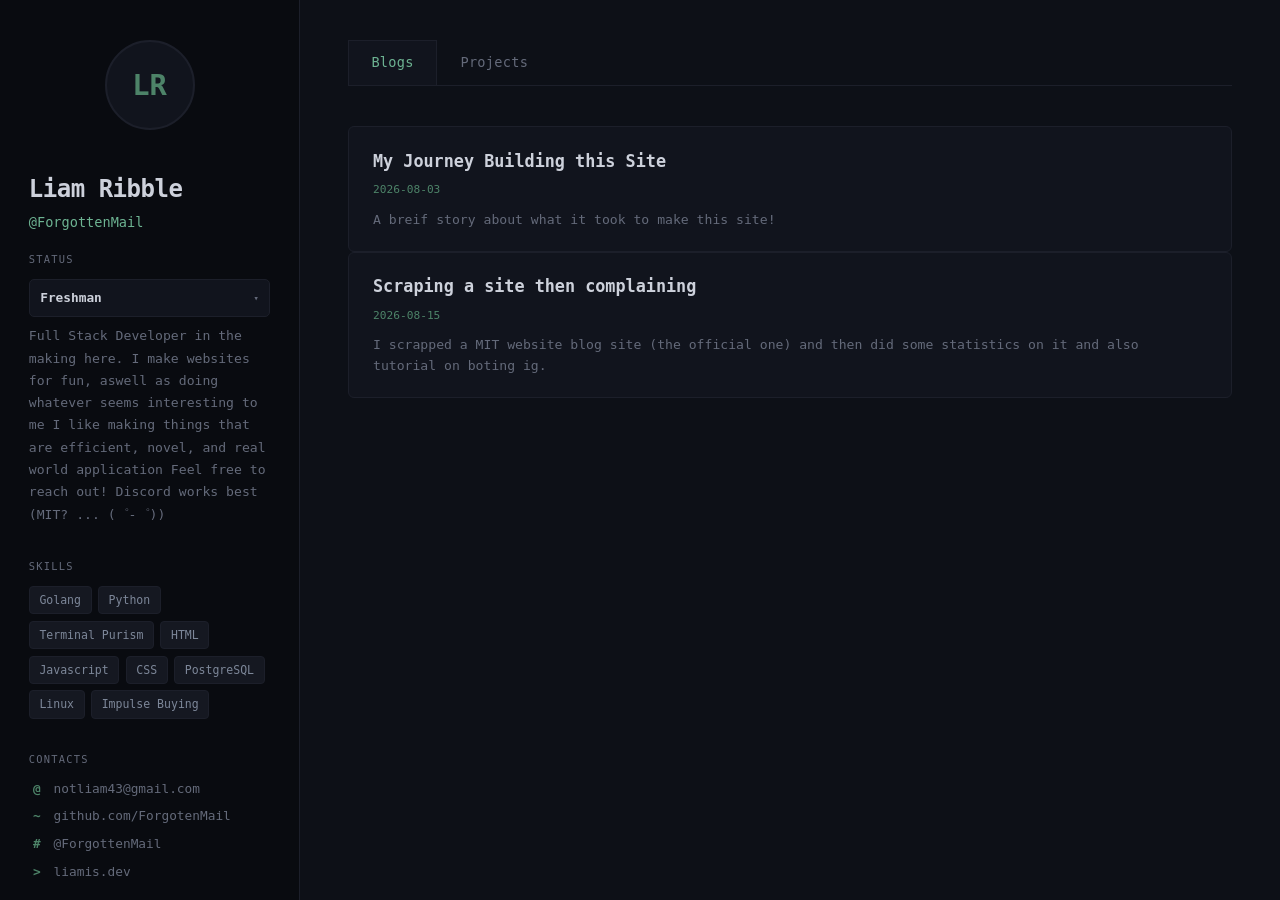
<file: liamis.dev/index.html>
<!DOCTYPE html>
<html lang="en">
<head>
    <meta charset="UTF-8">
    <meta name="viewport" content="width=device-width, initial-scale=1.0">
    <title>liam / liamis</title>
    <link rel="stylesheet" href="css/style.css">
    <style>
        a {
            text-decoration: none;
        }
    </style>
</head>
<body>

    <!-- ── Sidebar ── -->
    <aside class="sidebar">

        <!-- Profile Picture -->
        <div class="avatar-wrap">
            <div class="avatar">
                <span>LR</span>
            </div>
        </div>

        <div class="sidebar-section">
            <div class="name">Liam Ribble</div>
            <div class="handle">@ForgottenMail</div>
        
            <div class="sidebar-section">
                <span class="sidebar-label">Status</span>
                <div class="status-dropdown">
                    <div class="status-dropdown-header">
                        <span class="status-dropdown-title">Freshman</span>
                        <span class="status-dropdown-chevron">&#9662;</span>
                    </div>
                    <div class="status-dropdown-body">
                        <div class="status-line">"<REDACTED>" Highschool</div>
                        <div class="status-line status-year">2026-2030</div>
                    </div>
                </div>
            </div>

            <p class="bio">
                Full Stack Developer in the making here. 
                I make websites for fun, aswell as doing whatever seems interesting to me
                I like making things that are efficient, novel, and real world application
                Feel free to reach out! Discord works best (MIT? ... (゜-゜))
            </p>
        </div>

        <!-- Education / Status -->

        <div class="sidebar-section">
            <span class="sidebar-label">Skills</span>
            <div class="skill-tags">
                <span class="skill-tag">Golang</span>
                <span class="skill-tag">Python</span>
                <span class="skill-tag">Terminal Purism</span>
                <span class="skill-tag">HTML</span>
                <span class="skill-tag">Javascript</span>
                <span class="skill-tag">CSS</span>
                <span class="skill-tag">PostgreSQL</span>
                <span class="skill-tag">Linux</span>
                <span class="skill-tag">Impulse Buying</span>
            </div>
        </div>

        <div class="sidebar-section">
            <span class="sidebar-label">Contacts</span>
            <div class="contact-list">
                <a href="mailto:notliam43@gmail.com" class="contact-item">
                    <span class="contact-icon">@</span> notliam43@gmail.com
                </a>
                <a href="https://github.com/ForgottenMail" class="contact-item">
                    <span class="contact-icon">~</span> github.com/ForgotenMail
                </a>
                <a href="https://discord.com/users/989271986901508126" class="contact-item">
                    <span class="contact-icon">#</span> @ForgottenMail
                </a>
                <a href="https://liamis.dev" class="contact-item">
                    <span class="contact-icon">&gt;</span> liamis.dev
                </a>
            </div>
        </div>
    </aside>

    <!-- ── Main Content ── -->
    <main class="main">
        <nav class="tabs">
            <a href="./" class="tab active">Blogs</a>
            <a href="projects/" class="tab">Projects</a>
        </nav>
        <div class="blog-grid">
            <a href="blogs/building-the-site/building-the-site.html" class="blog-card blog-card-link">
                <div class="blog-title">My Journey Building this Site</div>
                <div class="blog-date">2026-08-03</div>
                <p class="blog-desc">A breif story about what it took to make this site!</p>
            </a>

        </div>
      
        <div class="blog-grid">
            <a href="blogs/MitWebscraper/MitWebscraper.html" class="blog-card blog-card-link">
                <div class="blog-title">Scraping a site then complaining</div>
                <div class="blog-date">2026-08-15</div>
                <p class="blog-desc">I scrapped a MIT website blog site (the official one) and then did some statistics on it and also tutorial on boting ig.</p>
            </a>

        </div>
    </main>

    <script src="js/main.js"></script>

</body>
</html>
</file>
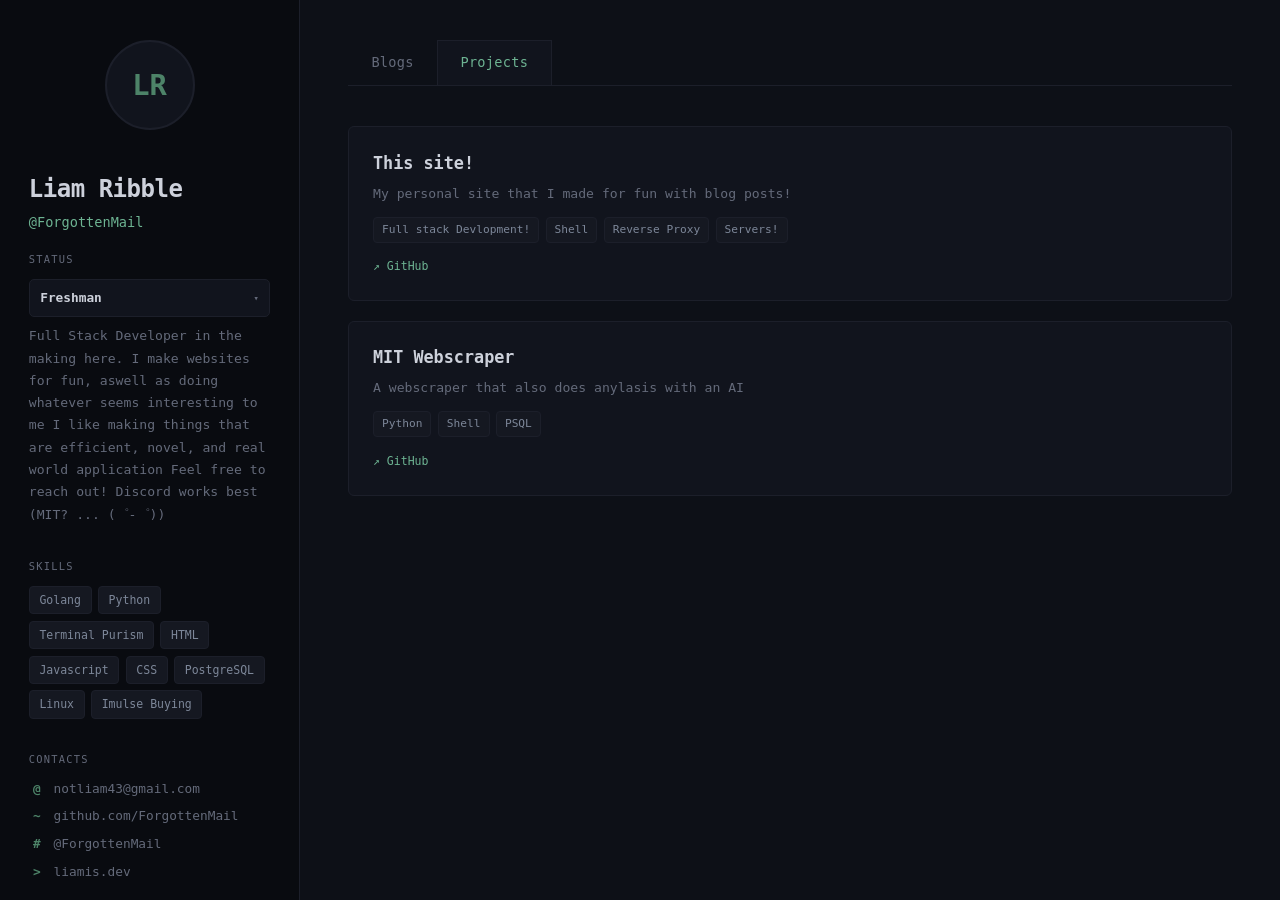
<file: liamis.dev/projects/index.html>
<!DOCTYPE html>
<html lang="en">
<head>
    <meta charset="UTF-8">
    <meta name="viewport" content="width=device-width, initial-scale=1.0">
    <title>Projects — liam / liamis</title>
    <link rel="stylesheet" href="../css/style.css">
    <style>
        a {
            text-decoration: none;
        }
    </style>
</head>
<body>

    <!-- ── Sidebar ── -->
    <aside class="sidebar">

        <div class="avatar-wrap">
            <div class="avatar">
                <span>LR</span>
            </div>
        </div>

        <div class="sidebar-section">
            <div class="name">Liam Ribble</div>
            <div class="handle">@ForgottenMail</div>
        
            <div class="sidebar-section">
                <span class="sidebar-label">Status</span>
                <div class="status-dropdown">
                    <div class="status-dropdown-header">
                        <span class="status-dropdown-title">Freshman</span>
                        <span class="status-dropdown-chevron">&#9662;</span>
                    </div>
                    <div class="status-dropdown-body">
                        <div class="status-line">"<REDACTED>" Highschool</div>
                        <div class="status-line status-year">2026-2030</div>
                    </div>
                </div>
            </div>

            <p class="bio">
                Full Stack Developer in the making here. 
                I make websites for fun, aswell as doing whatever seems interesting to me
                I like making things that are efficient, novel, and real world application
                Feel free to reach out! Discord works best (MIT? ... (゜-゜))
            </p>
        </div>

        <div class="sidebar-section">
            <span class="sidebar-label">Skills</span>
            <div class="skill-tags">
                <span class="skill-tag">Golang</span>
                <span class="skill-tag">Python</span>
                <span class="skill-tag">Terminal Purism</span>
                <span class="skill-tag">HTML</span>
                <span class="skill-tag">Javascript</span>
                <span class="skill-tag">CSS</span>
                <span class="skill-tag">PostgreSQL</span>
                <span class="skill-tag">Linux</span>
                <span class="skill-tag">Imulse Buying</span>
            </div>
        </div>

        <div class="sidebar-section">
            <span class="sidebar-label">Contacts</span>
            <div class="contact-list">
                <a href="mailto:notliam43@gmail.com" class="contact-item">
                    <span class="contact-icon">@</span> notliam43@gmail.com
                </a>
                <a href="https://github.com/ForgottenMail" class="contact-item">
                    <span class="contact-icon">~</span> github.com/ForgottenMail
                </a>
                <a href="https://discord.com/users/989271986901508126" class="contact-item">
                    <span class="contact-icon">#</span> @ForgottenMail
                </a>
                <a href="https://liamis.dev" class="contact-item">
                    <span class="contact-icon">&gt;</span> liamis.dev
                </a>
            </div>
        </div>
    </aside>

    <!-- ── Main Content ── -->
    <main class="main">
        <nav class="tabs">
            <a href="../" class="tab">Blogs</a>
            <a href="./" class="tab active">Projects</a>
        </nav>

        <div class="project-grid">

            <div class="project-card">
                <div class="project-title">This site!</div>
                <p class="project-desc">My personal site that I made for fun with blog posts!</p>
                <div class="project-langs">
                    <span class="lang-tag">Full stack Devlopment!</span>
                    <span class="lang-tag">Shell</span>
                    <span class="lang-tag">Reverse Proxy</span>
                    <span class="lang-tag">Servers!</span>
                </div>
                <a href="https://github.com/ForgotenMail/Websites" class="project-link" target="_blank">&#8599; GitHub</a>
            </div>

            <div class="project-card">
                <div class="project-title">MIT Webscraper</div>
                <p class="project-desc">A webscraper that also does anylasis with an AI</p>
                <div class="project-langs">
                    <span class="lang-tag">Python</span>
                    <span class="lang-tag">Shell</span>
                    <span class="lang-tag">PSQL</span>
                </div>
                <a href="https://github.com/ForgotenMail/MitWebscraper" class="project-link" target="_blank">&#8599; GitHub</a>
            </div>

        </div>
    </main>

    <script>
    document.addEventListener('DOMContentLoaded', () => {
        const statusDropdown = document.querySelector('.status-dropdown');
        if (statusDropdown) {
            statusDropdown.addEventListener('click', () => {
                statusDropdown.classList.toggle('open');
            });
        }
    });
    </script>

</body>
</html>
</file>
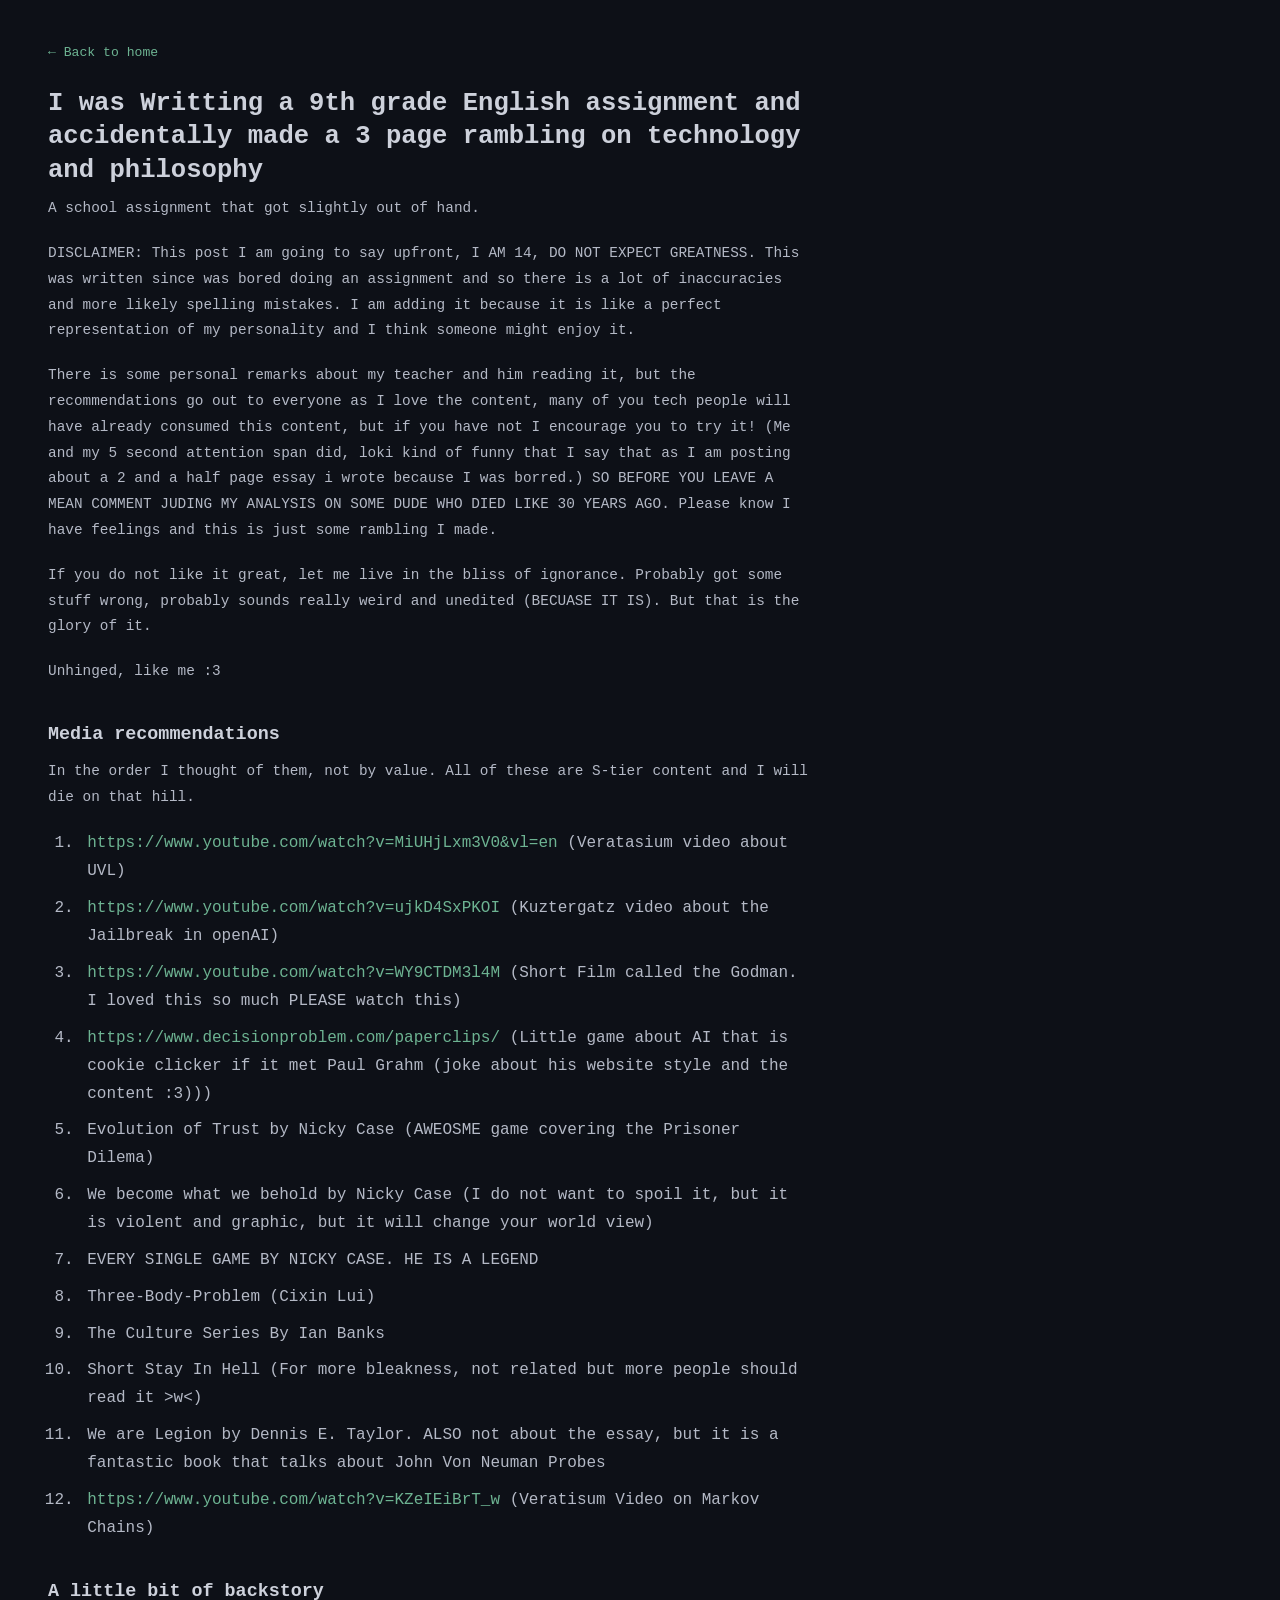
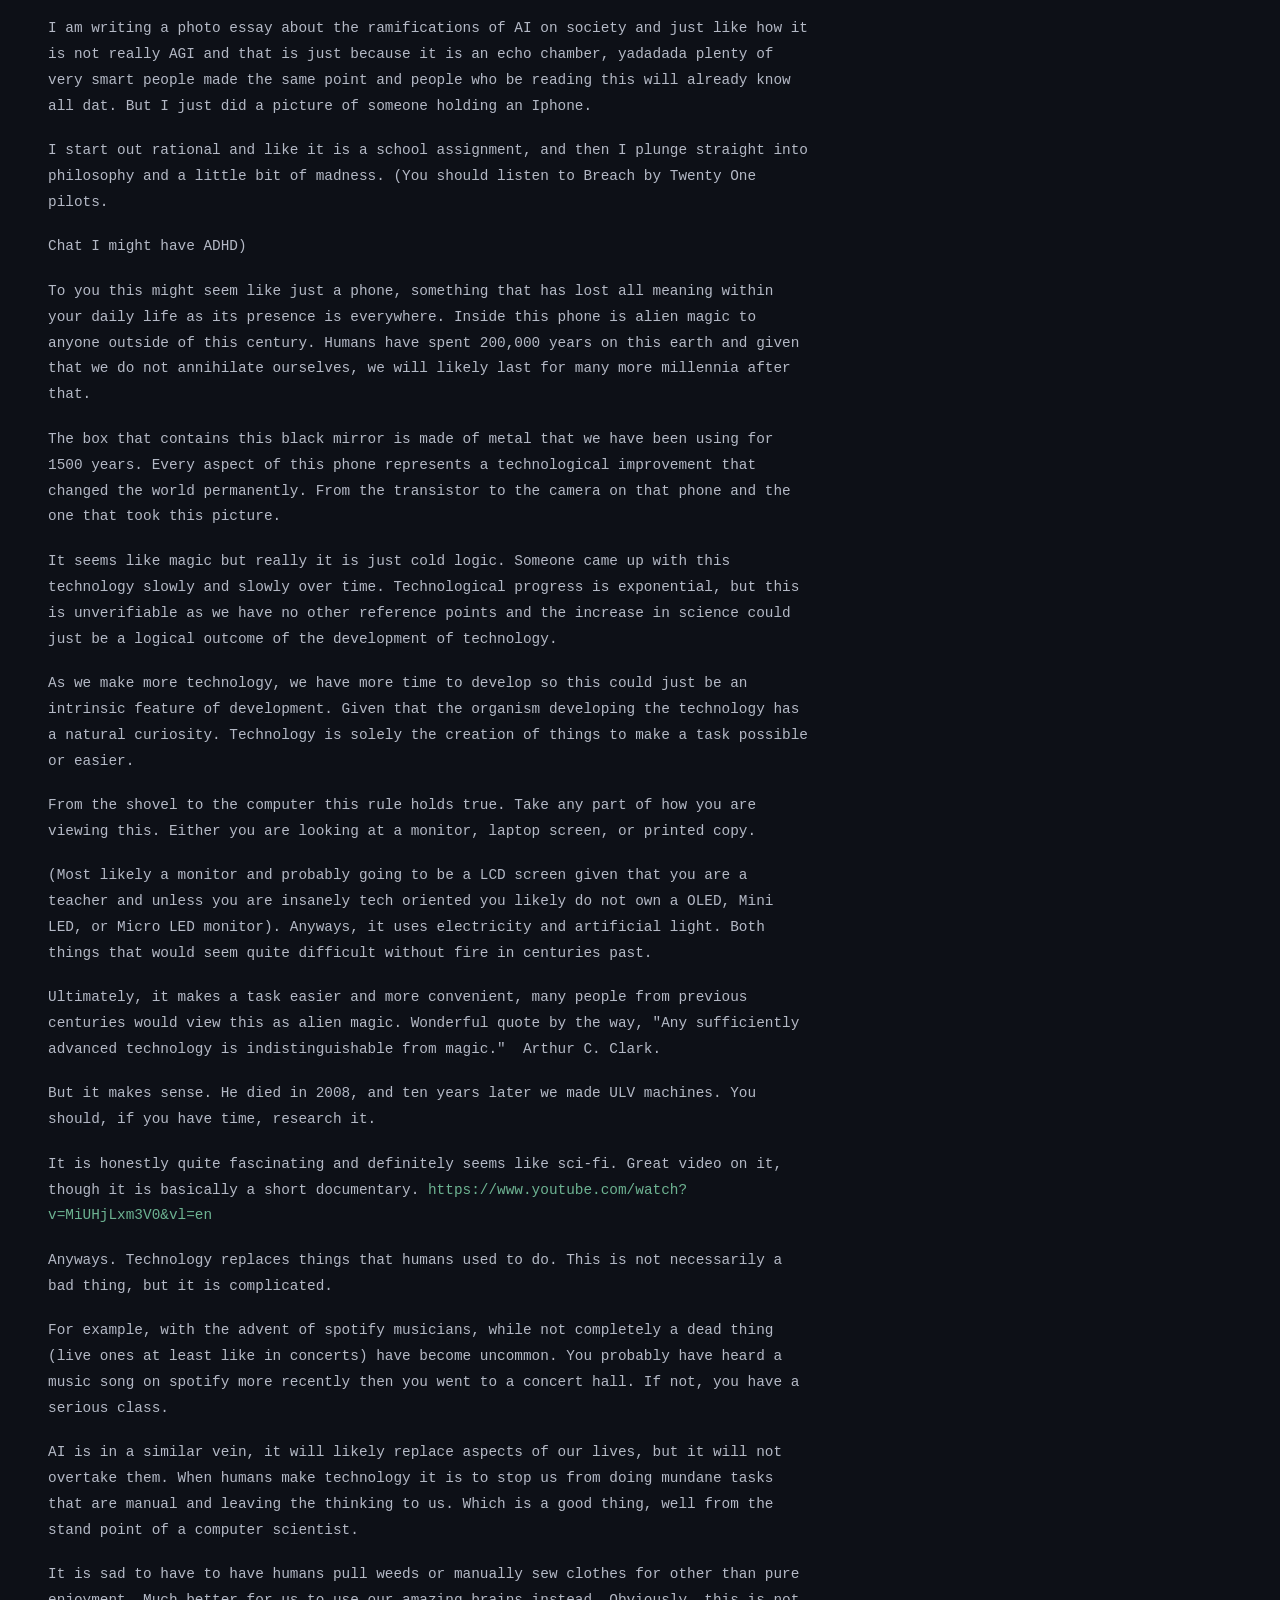
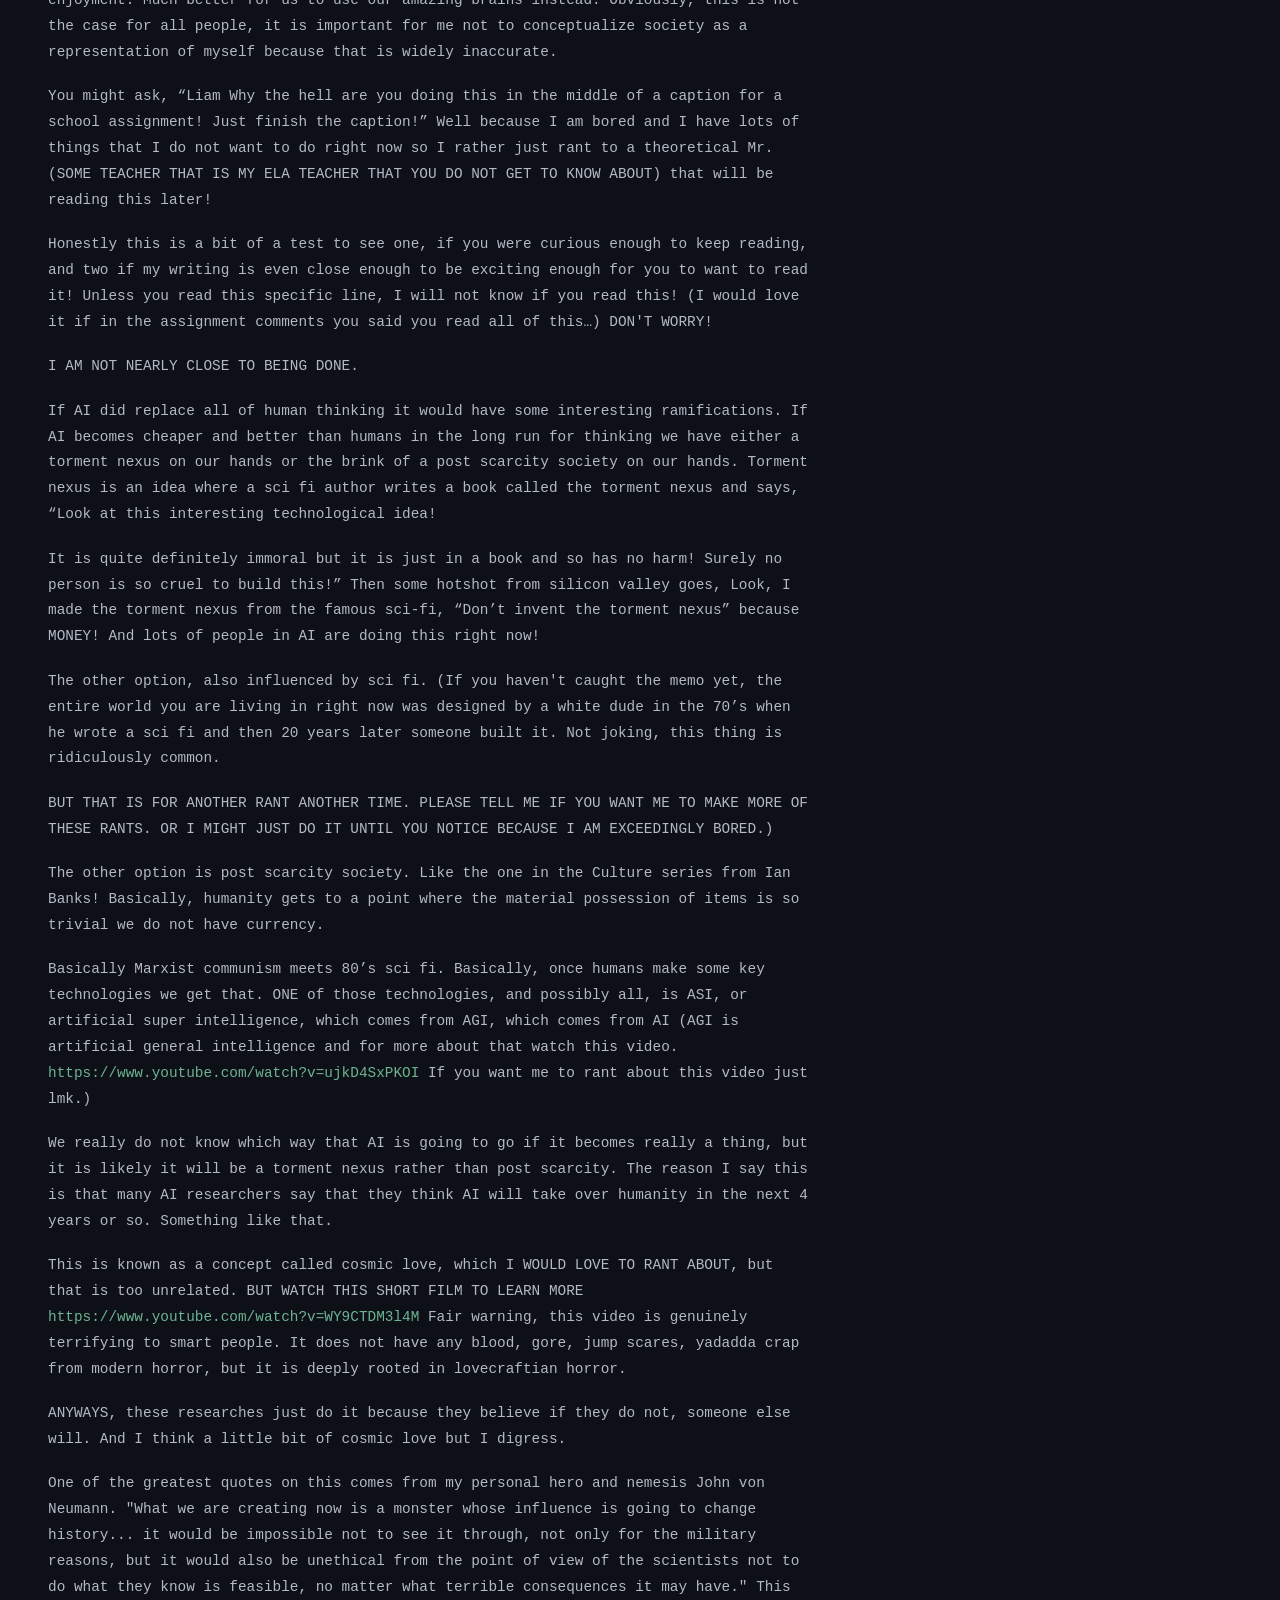
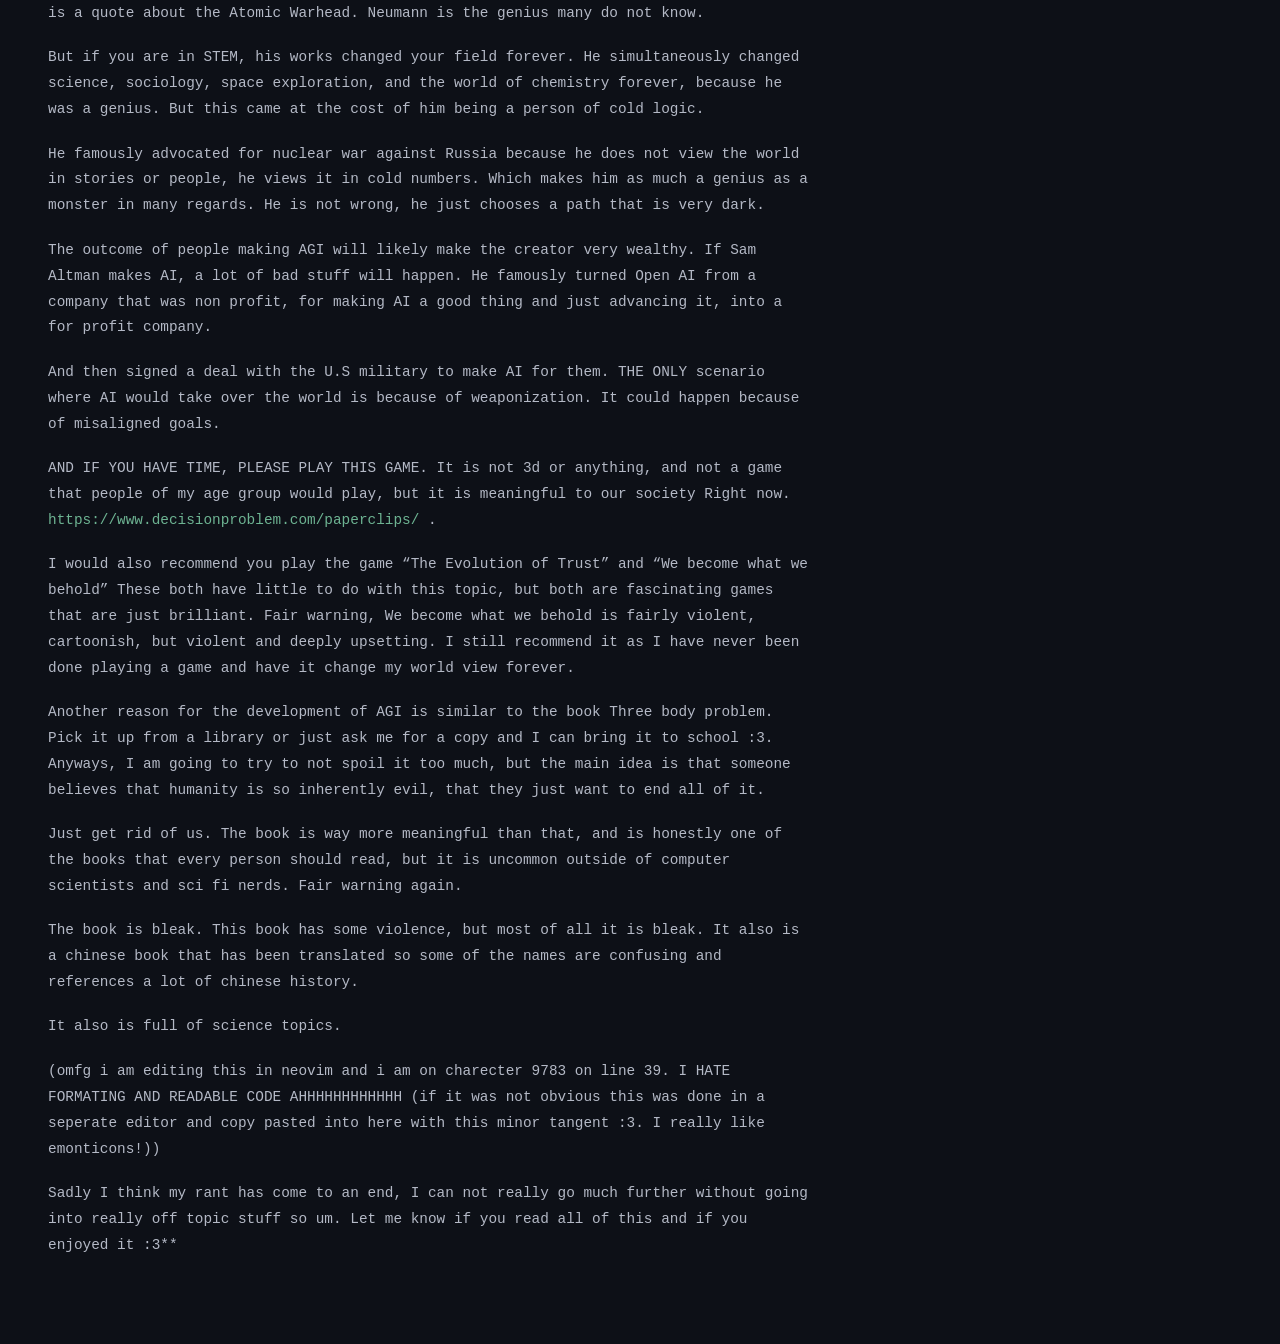
<file: liamis.dev/blogs/CaptionRambling/index.html>
<!doctype html>
<html lang="en">
<head>
  <meta charset="utf-8">
  <meta name="viewport" content="width=device-width, initial-scale=1">
  <meta name="color-scheme" content="dark">
  <title>I was Writting a 9th grade English assignment and accidentally made a 3 page rambling on technology and philosophy</title>
  <link rel="stylesheet" href="./style.css">
  <style>
    /* Small article-specific adjustments; the site's existing theme remains in charge. */
    .main { margin-left: 0; margin-right: auto; max-width: 1000px; width: 100%; }\n    .article-header { margin-bottom: 1.8rem; }
    .article-kicker, .article-note { color: var(--text-muted); font-size: 0.82rem; }
    .article-kicker { margin-top: 0.6rem; }
    .blog-article { max-width: 760px; }
    .blog-article p { margin-bottom: 1.15rem; }
    .blog-article h2 { margin-top: 2.2rem; }
    .blog-article ol { margin: 0 0 1.5rem 1.4rem; padding-left: 0.8rem; }
    .blog-article li { padding-left: 0.25rem; margin-bottom: 0.55rem; line-height: 1.75; }
    .blog-article a { overflow-wrap: anywhere; }
    @media (max-width: 600px) {
      .main { padding: 1.25rem; }
      .blog-article-title { font-size: 1.35rem; }
    }
  </style>
</head>
<body>
  <main class="main">
    <article class="blog-article">
      <a class="back-link" href="./index.html">← Back to home</a>
      <header class="article-header"><h1 class="blog-article-title">I was Writting a 9th grade English assignment and accidentally made a 3 page rambling on technology and philosophy</h1><p class="article-kicker">A school assignment that got slightly out of hand.</p></header><p>DISCLAIMER: This post I am going to say upfront, I AM 14, DO NOT EXPECT GREATNESS. This was written since was bored doing an assignment and so there is a lot of inaccuracies and more likely spelling mistakes. I am adding it because it is like a perfect representation of my personality and I think someone might enjoy it.</p><p>There is some personal remarks about my teacher and him reading it, but the recommendations go out to everyone as I love the content, many of you tech people will have already consumed this content, but if you have not I encourage you to try it! (Me and my 5 second attention span did, loki kind of funny that I say that as I am posting about a 2 and a half page essay i wrote because I was borred.) SO BEFORE YOU LEAVE A MEAN COMMENT JUDING MY ANALYSIS ON SOME DUDE WHO DIED LIKE 30 YEARS AGO. Please know I have feelings and this is just some rambling I made.</p><p>If you do not like it great, let me live in the bliss of ignorance. Probably got some stuff wrong, probably sounds really weird and unedited (BECUASE IT IS). But that is the glory of it.</p><p>Unhinged, like me :3</p><h2>Media recommendations</h2><p class="article-note">In the order I thought of them, not by value. All of these are S-tier content and I will die on that hill.</p><ol class="recommendations"><li><a href="https://www.youtube.com/watch?v=MiUHjLxm3V0&amp;vl=en" target="_blank" rel="noopener noreferrer">https://www.youtube.com/watch?v=MiUHjLxm3V0&amp;vl=en</a> (Veratasium video about UVL)</li><li><a href="https://www.youtube.com/watch?v=ujkD4SxPKOI" target="_blank" rel="noopener noreferrer">https://www.youtube.com/watch?v=ujkD4SxPKOI</a> (Kuztergatz video about the Jailbreak in openAI)</li><li><a href="https://www.youtube.com/watch?v=WY9CTDM3l4M" target="_blank" rel="noopener noreferrer">https://www.youtube.com/watch?v=WY9CTDM3l4M</a> (Short Film called the Godman. I loved this so much PLEASE watch this)</li><li><a href="https://www.decisionproblem.com/paperclips/" target="_blank" rel="noopener noreferrer">https://www.decisionproblem.com/paperclips/</a> (Little game about AI that is cookie clicker if it met Paul Grahm (joke about his website style and the content :3)))</li><li>Evolution of Trust by Nicky Case (AWEOSME game covering the Prisoner Dilema)</li><li>We become what we behold by Nicky Case (I do not want to spoil it, but it is violent and graphic, but it will change your world view)</li><li>EVERY SINGLE GAME BY NICKY CASE. HE IS A LEGEND</li><li>Three-Body-Problem (Cixin Lui)</li><li>The Culture Series By Ian Banks</li><li>Short Stay In Hell (For more bleakness, not related but more people should read it &gt;w&lt;)</li><li>We are Legion by Dennis E. Taylor. ALSO not about the essay, but it is a fantastic book that talks about John Von Neuman Probes</li><li><a href="https://www.youtube.com/watch?v=KZeIEiBrT_w" target="_blank" rel="noopener noreferrer">https://www.youtube.com/watch?v=KZeIEiBrT_w</a> (Veratisum Video on Markov Chains)</li></ol><h2>A little bit of backstory</h2><p>I am writing a photo essay about the ramifications of AI on society and just like how it is not really AGI and that is just because it is an echo chamber, yadadada plenty of very smart people made the same point and people who be reading this will already know all dat. But I just did a picture of someone holding an Iphone.</p><p>I start out rational and like it is a school assignment, and then I plunge straight into philosophy and a little bit of madness. (You should listen to Breach by Twenty One pilots.</p><p>Chat I might have ADHD)</p><p>To you this might seem like just a phone, something that has lost all meaning within your daily life as its presence is everywhere. Inside this phone is alien magic to anyone outside of this century. Humans have spent 200,000 years on this earth and given that we do not annihilate ourselves, we will likely last for many more millennia after that.</p><p>The box that contains this black mirror is made of metal that we have been using for 1500 years. Every aspect of this phone represents a technological improvement that changed the world permanently. From the transistor to the camera on that phone and the one that took this picture.</p><p>It seems like magic but really it is just cold logic. Someone came up with this technology slowly and slowly over time. Technological progress is exponential, but this is unverifiable as we have no other reference points and the increase in science could just be a logical outcome of the development of technology.</p><p>As we make more technology, we have more time to develop so this could just be an intrinsic feature of development. Given that the organism developing the technology has a natural curiosity. Technology is solely the creation of things to make a task possible or easier.</p><p>From the shovel to the computer this rule holds true. Take any part of how you are viewing this. Either you are looking at a monitor, laptop screen, or printed copy.</p><p>(Most likely a monitor and probably going to be a LCD screen given that you are a teacher and unless you are insanely tech oriented you likely do not own a OLED, Mini LED, or Micro LED monitor). Anyways, it uses electricity and artificial light. Both things that would seem quite difficult without fire in centuries past.</p><p>Ultimately, it makes a task easier and more convenient, many people from previous centuries would view this as alien magic. Wonderful quote by the way, &quot;Any sufficiently advanced technology is indistinguishable from magic.&quot;  Arthur C. Clark.</p><p>But it makes sense. He died in 2008, and ten years later we made ULV machines. You should, if you have time, research it.</p><p>It is honestly quite fascinating and definitely seems like sci-fi. Great video on it, though it is basically a short documentary. <a href="https://www.youtube.com/watch?v=MiUHjLxm3V0&amp;vl=en" target="_blank" rel="noopener noreferrer">https://www.youtube.com/watch?v=MiUHjLxm3V0&amp;vl=en</a></p><p>Anyways. Technology replaces things that humans used to do. This is not necessarily a bad thing, but it is complicated.</p><p>For example, with the advent of spotify musicians, while not completely a dead thing (live ones at least like in concerts) have become uncommon. You probably have heard a music song on spotify more recently then you went to a concert hall. If not, you have a serious class.</p><p>AI is in a similar vein, it will likely replace aspects of our lives, but it will not overtake them. When humans make technology it is to stop us from doing mundane tasks that are manual and leaving the thinking to us. Which is a good thing, well from the stand point of a computer scientist.</p><p>It is sad to have to have humans pull weeds or manually sew clothes for other than pure enjoyment. Much better for us to use our amazing brains instead. Obviously, this is not the case for all people, it is important for me not to conceptualize society as a representation of myself because that is widely inaccurate.</p><p>You might ask, “Liam Why the hell are you doing this in the middle of a caption for a school assignment! Just finish the caption!” Well because I am bored and I have lots of things that I do not want to do right now so I rather just rant to a theoretical Mr. (SOME TEACHER THAT IS MY ELA TEACHER THAT YOU DO NOT GET TO KNOW ABOUT) that will be reading this later!</p><p>Honestly this is a bit of a test to see one, if you were curious enough to keep reading, and two if my writing is even close enough to be exciting enough for you to want to read it! Unless you read this specific line, I will not know if you read this! (I would love it if in the assignment comments you said you read all of this…) DON&#x27;T WORRY!</p><p>I AM NOT NEARLY CLOSE TO BEING DONE.</p><p>If AI did replace all of human thinking it would have some interesting ramifications. If AI becomes cheaper and better than humans in the long run for thinking we have either a torment nexus on our hands or the brink of a post scarcity society on our hands. Torment nexus is an idea where a sci fi author writes a book called the torment nexus and says, “Look at this interesting technological idea!</p><p>It is quite definitely immoral but it is just in a book and so has no harm! Surely no person is so cruel to build this!” Then some hotshot from silicon valley goes, Look, I made the torment nexus from the famous sci-fi, “Don’t invent the torment nexus” because MONEY! And lots of people in AI are doing this right now!</p><p>The other option, also influenced by sci fi. (If you haven&#x27;t caught the memo yet, the entire world you are living in right now was designed by a white dude in the 70’s when he wrote a sci fi and then 20 years later someone built it. Not joking, this thing is ridiculously common.</p><p>BUT THAT IS FOR ANOTHER RANT ANOTHER TIME. PLEASE TELL ME IF YOU WANT ME TO MAKE MORE OF THESE RANTS. OR I MIGHT JUST DO IT UNTIL YOU NOTICE BECAUSE I AM EXCEEDINGLY BORED.)</p><p>The other option is post scarcity society. Like the one in the Culture series from Ian Banks! Basically, humanity gets to a point where the material possession of items is so trivial we do not have currency.</p><p>Basically Marxist communism meets 80’s sci fi. Basically, once humans make some key technologies we get that. ONE of those technologies, and possibly all, is ASI, or artificial super intelligence, which comes from AGI, which comes from AI (AGI is artificial general intelligence and for more about that watch this video. <a href="https://www.youtube.com/watch?v=ujkD4SxPKOI" target="_blank" rel="noopener noreferrer">https://www.youtube.com/watch?v=ujkD4SxPKOI</a> If you want me to rant about this video just lmk.)</p><p>We really do not know which way that AI is going to go if it becomes really a thing, but it is likely it will be a torment nexus rather than post scarcity. The reason I say this is that many AI researchers say that they think AI will take over humanity in the next 4 years or so. Something like that.</p><p>This is known as a concept called cosmic love, which I WOULD LOVE TO RANT ABOUT, but that is too unrelated. BUT WATCH THIS SHORT FILM TO LEARN MORE <a href="https://www.youtube.com/watch?v=WY9CTDM3l4M" target="_blank" rel="noopener noreferrer">https://www.youtube.com/watch?v=WY9CTDM3l4M</a> Fair warning, this video is genuinely terrifying to smart people. It does not have any blood, gore, jump scares, yadadda crap from modern horror, but it is deeply rooted in lovecraftian horror.</p><p>ANYWAYS, these researches just do it because they believe if they do not, someone else will. And I think a little bit of cosmic love but I digress.</p><p>One of the greatest quotes on this comes from my personal hero and nemesis John von Neumann. &quot;What we are creating now is a monster whose influence is going to change history... it would be impossible not to see it through, not only for the military reasons, but it would also be unethical from the point of view of the scientists not to do what they know is feasible, no matter what terrible consequences it may have.&quot; This is a quote about the Atomic Warhead. Neumann is the genius many do not know.</p><p>But if you are in STEM, his works changed your field forever. He simultaneously changed science, sociology, space exploration, and the world of chemistry forever, because he was a genius. But this came at the cost of him being a person of cold logic.</p><p>He famously advocated for nuclear war against Russia because he does not view the world in stories or people, he views it in cold numbers. Which makes him as much a genius as a monster in many regards. He is not wrong, he just chooses a path that is very dark.</p><p>The outcome of people making AGI will likely make the creator very wealthy. If Sam Altman makes AI, a lot of bad stuff will happen. He famously turned Open AI from a company that was non profit, for making AI a good thing and just advancing it, into a for profit company.</p><p>And then signed a deal with the U.S military to make AI for them. THE ONLY scenario where AI would take over the world is because of weaponization. It could happen because of misaligned goals.</p><p>AND IF YOU HAVE TIME, PLEASE PLAY THIS GAME. It is not 3d or anything, and not a game that people of my age group would play, but it is meaningful to our society Right now. <a href="https://www.decisionproblem.com/paperclips/" target="_blank" rel="noopener noreferrer">https://www.decisionproblem.com/paperclips/</a> .</p><p>I would also recommend you play the game “The Evolution of Trust” and “We become what we behold” These both have little to do with this topic, but both are fascinating games that are just brilliant. Fair warning, We become what we behold is fairly violent, cartoonish, but violent and deeply upsetting. I still recommend it as I have never been done playing a game and have it change my world view forever.</p><p>Another reason for the development of AGI is similar to the book Three body problem. Pick it up from a library or just ask me for a copy and I can bring it to school :3. Anyways, I am going to try to not spoil it too much, but the main idea is that someone believes that humanity is so inherently evil, that they just want to end all of it.</p><p>Just get rid of us. The book is way more meaningful than that, and is honestly one of the books that every person should read, but it is uncommon outside of computer scientists and sci fi nerds. Fair warning again.</p><p>The book is bleak. This book has some violence, but most of all it is bleak. It also is a chinese book that has been translated so some of the names are confusing and references a lot of chinese history.</p><p>It also is full of science topics.</p><p>(omfg i am editing this in neovim and i am on charecter 9783 on line 39. I HATE FORMATING AND READABLE CODE AHHHHHHHHHHHH (if it was not obvious this was done in a seperate editor and copy pasted into here with this minor tangent :3. I really like emonticons!))</p><p>Sadly I think my rant has come to an end, I can not really go much further without going into really off topic stuff so um. Let me know if you read all of this and if you enjoyed it :3**</p>
    </article>
  </main>
</body>
</html>
</file>
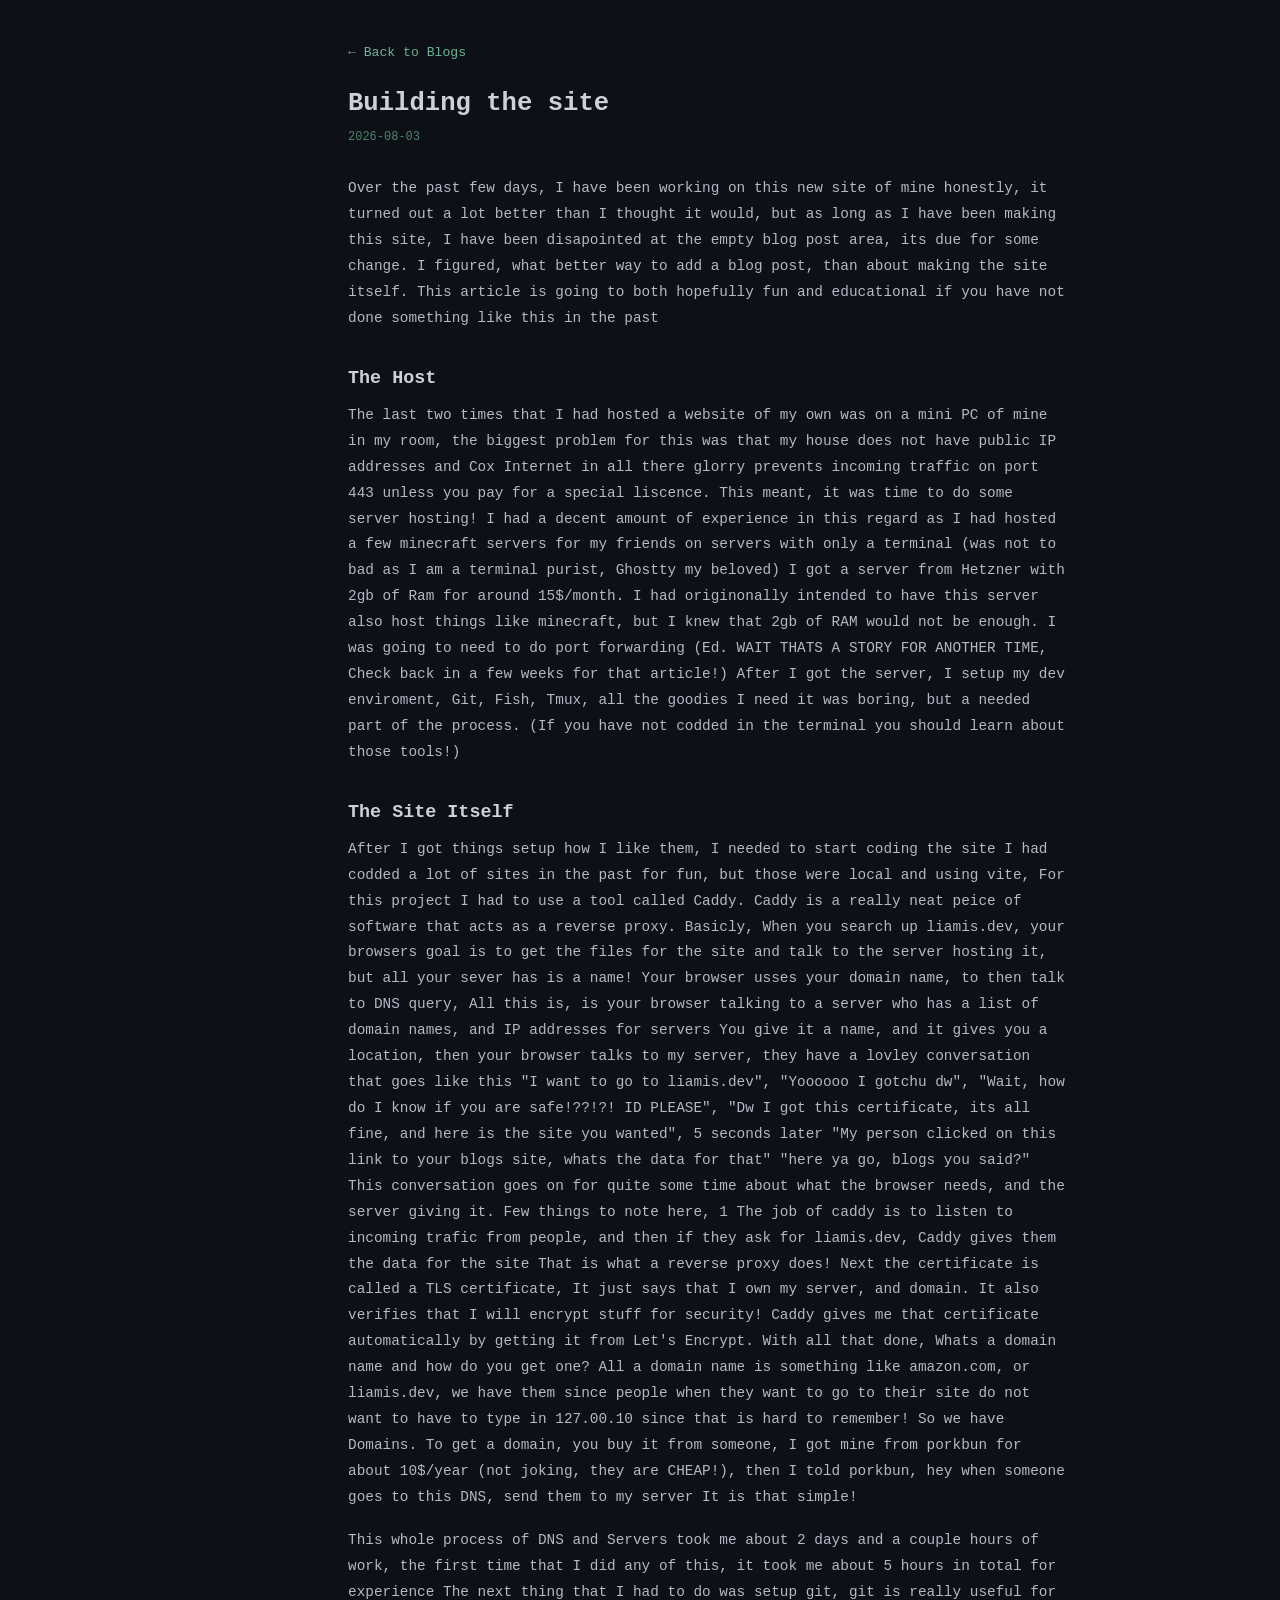
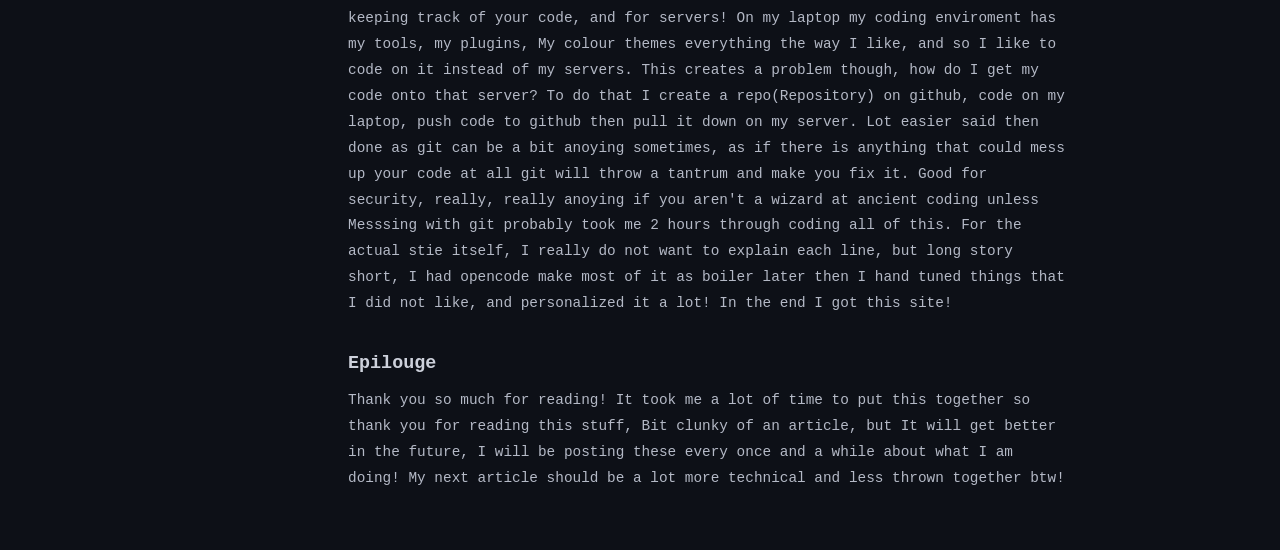
<file: liamis.dev/blogs/building-the-site.html>
<!DOCTYPE html>
<html lang="en">
<head>
    <meta charset="UTF-8">
    <meta name="viewport" content="width=device-width, initial-scale=1.0">
    <title> Building the Site — liam / liamis</title>
    <link rel="stylesheet" href="../css/style.css">
    <style>
        a {
            text-decoration: none;
        }
    </style>
</head>
<body>

    <main class="main">
        <a href="../" class="back-link">&larr; Back to Blogs</a>

        <article class="blog-article">

            <!-- ══════════ ARTICLE HEADER ══════════ -->

            <h1 class="blog-article-title">Building the site</h1>
            <div class="blog-article-date">2026-08-03</div>


            <!-- ══════════ INTRO PARAGRAPH ══════════ -->
              <p>
              Over the past few days, I have been working on this new site of mine 
              honestly, it turned out a lot better than I thought it would,
              but as long as I have been making this site, 
              I have been disapointed at the empty blog post area, its due for some change.
              I figured, what better way to add a blog post, than about making the site itself.
              This article is going to both hopefully fun and educational if you have not done something
              like this in the past
              </p>

              <h2>The Host</h2>
              
            <p> The last two times that I had hosted a website of my own
                was on a mini PC of mine in my room, the biggest problem for
                this was that my house does not have public IP addresses and
                Cox Internet in all there glorry prevents incoming traffic on port 443 unless you pay for a special liscence. 
                This meant, it was time to do some server hosting!
                I had a decent amount of experience in this regard as I had hosted a few 
                minecraft servers for my friends on servers with only a terminal
                (was not to bad as I am a terminal purist, Ghostty my beloved)
                I got a server from Hetzner with 2gb of Ram for around 15$/month.
                I had originonally intended to have this server also host things like minecraft, 
                but I knew that 2gb of RAM would not be enough. I was going to need to do port forwarding
                (Ed. WAIT THATS A STORY FOR ANOTHER TIME, Check back in a few weeks for that article!)
                After I got the server, I setup my dev enviroment, Git, Fish, Tmux, all the goodies I need
                it was boring, but a needed part of the process. (If you have not codded in the terminal
                you should learn about those tools!)
                
            </p>

              <h2>The Site Itself</h2>
            <p>
            
              After I got things setup how I like them, I needed to start coding the site
              I had codded a lot of sites in the past for fun, but those were local and using vite,
              For this project I had to use a tool called Caddy. Caddy is a really neat peice of 
              software that acts as a reverse proxy. Basicly, When you search up liamis.dev, 
              your browsers goal is to get the files for the site and talk to the server hosting it,
              but all your sever has is a name! Your browser usses your domain name, to then talk to DNS query,
              All this is, is your browser talking to a server who has a list of domain names, and IP addresses for servers
              You give it a name, and it gives you a location, then your browser talks to my server, they have a lovley conversation that goes like this
              "I want to go to liamis.dev", "Yoooooo I gotchu dw", "Wait, how do I know if you are safe!??!?! ID PLEASE",
              "Dw I got this certificate, its all fine, and here is the site you wanted", 5 seconds later "My person clicked on this link to your blogs site, whats the data for that"
              "here ya go, blogs you said?" This conversation goes on for quite some time about what the browser needs, and the server giving it.
              Few things to note here, 1 The job of caddy is to listen to incoming trafic from people, and then if they ask for liamis.dev, Caddy gives them the data for the site
              That is what a reverse proxy does! Next the certificate is called a TLS certificate, It just says that I own my server, and domain. It also verifies that I will encrypt stuff for security!
              Caddy gives me that certificate automatically
              by getting it from Let's Encrypt. With all that done, Whats a domain name and how do you get one? All a domain name is something like amazon.com, or liamis.dev, 
              we have them since people when they want to go to their site do not want to have to type in 127.00.10 since that is hard to remember! So we have Domains.
              To get a domain, you buy it from someone, I got mine from porkbun for about 10$/year (not joking, they are CHEAP!), then I told porkbun, hey when someone goes to this DNS, send them to my server
              It is that simple!

            </p>

            <p>
              This whole process of DNS and Servers took me about 2 days and a couple hours of work, the first time that I did any of this, it took me about 5 hours in total for experience
              The next thing that I had to do was setup git, git is really useful for keeping track of your code, and for servers!
              On my laptop my coding enviroment has my tools, my plugins, My colour themes everything the way I like, and so I like to code on it instead of my servers.
              This creates a problem though, how do I get my code onto that server?
              To do that I create a repo(Repository) on github, code on my laptop, push code to github
              then pull it down on my server. Lot easier said then done as git can be a bit anoying sometimes,
              as if there is anything that could mess up your code at all git will throw a tantrum and make you fix it.
              Good for security, really, really anoying if you aren't a wizard at ancient coding unless
              Messsing with git probably took me 2 hours through coding all of this.
              For the actual stie itself, I really do not want to explain each line, but long story short, I had opencode make most of it as boiler later
              then I hand tuned things that I did not like, and personalized it a lot! In the end I got this site!
            </p>

            <h2>Epilouge</h2>
          
            <p>
          Thank you so much for reading! It took me a lot of time to put this together so thank you for reading this stuff,
          Bit clunky of an article, but It will get better in the future, I will be posting these every once and a while about what I am doing!
          My next article should be a lot more technical and less thrown together btw!
            </p>



            <!-- <p> -->

            <!--     This is an introduction paragraph. Write a hook here to grab the reader's -->
            <!--     attention. You can use <strong>bold text</strong> for emphasis, and -->
            <!--     <em>italic text</em> for subtle stress. You can also include -->
            <!--     <a href="https://example.com">links to other sites</a> which will -->
            <!--     appear in the accent green colour. -->
            <!-- </p> -->
            <!---->

            <!-- ══════════ SECTION HEADING ══════════ -->

            <!-- <h2>Section Heading</h2> -->
            <!---->
            <!-- <p> -->
            <!--     Use <code>&lt;h2&gt;</code> tags for section headings within your -->
            <!--     article. Inline <code>&lt;code&gt;</code> snippets look like this: -->
            <!--     <code>const answer = 42;</code>. They're great for mentioning -->
            <!--     function names, variable names, or short terminal commands like -->
            <!--     <code>git push origin main</code>. -->
            <!-- </p> -->
            <!---->
            <!-- <p> -->
            <!--     You can have multiple paragraphs per section. Keep them focused — -->
            <!--     each paragraph should cover a single idea. The line height and -->
            <!--     spacing are already set for comfortable reading. -->
            <!-- </p> -->
            <!---->
            <!---->
            <!-- ══════════ CODE BLOCK ══════════ -->

<!--             <h2>Code Blocks</h2> -->
<!---->
<!--             <p> -->
<!--                 For longer code snippets use a <code>&lt;pre&gt;</code> block with -->
<!--                 a <code>&lt;code&gt;</code> tag inside: -->
<!--             </p> -->
<!---->
<!-- <pre><code>package main -->
<!---->
<!-- import "fmt" -->
<!---->
<!-- func main() { -->
<!--     fmt.Println("Hello, world!") -->
<!-- }</code></pre> -->
<!---->
<!--             <p> -->
<!--                 The code block has a dark background with a subtle border. -->
<!--                 Code inside <code>&lt;pre&gt;</code> uses the site's monospace font -->
<!--                 and has comfortable line height. -->
<!--             </p> -->


            <!-- ══════════ ANOTHER SECTION ══════════ -->

            <!-- <h2>Lists (Manual)</h2> -->
            <!---->
            <!-- <p> -->
            <!--     There's no automatic list styling, but you can create lists -->
            <!--     manually with text: -->
            <!-- </p> -->
            <!---->
            <!-- <p> -->
            <!--     — First item in the list<br> -->
            <!--     — Second item, which might be longer<br> -->
            <!--     — Third item to wrap things up -->
            <!-- </p> -->
            <!---->
            <!-- <p> -->
            <!--     Or numbered with <strong>1.</strong>, <strong>2.</strong>, etc.<br> -->
            <!--     1. First step<br> -->
            <!--     2. Second step<br> -->
            <!--     3. Third step -->
            <!-- </p> -->
            <!---->
            <!---->
            <!-- ══════════ CONCLUSION ══════════ -->

    <!--         <h2>Wrapping Up</h2> -->
    <!---->
    <!--         <p> -->
    <!--             End your article with a conclusion that summarises your main points -->
    <!--             or gives the reader something to take away. This is also a good -->
    <!--             place to link to related articles or your <a href="#">projects</a>. -->
    <!--         </p> -->
    <!---->
    <!--         <p> -->
    <!--             That's it! Copy this file, rename it, and replace all the -->
    <!--             placeholder content with your own writing. -->
    <!--         </p> -->
    <!---->
    <!--     </article> -->
    <!-- </main> -->
    <!---->
    <script>
    document.addEventListener('DOMContentLoaded', () => {
        const statusDropdown = document.querySelector('.status-dropdown');
        if (statusDropdown) {
            statusDropdown.addEventListener('click', () => {
                statusDropdown.classList.toggle('open');
            });
        }
    });
    </script>

</body>
</html>
</file>
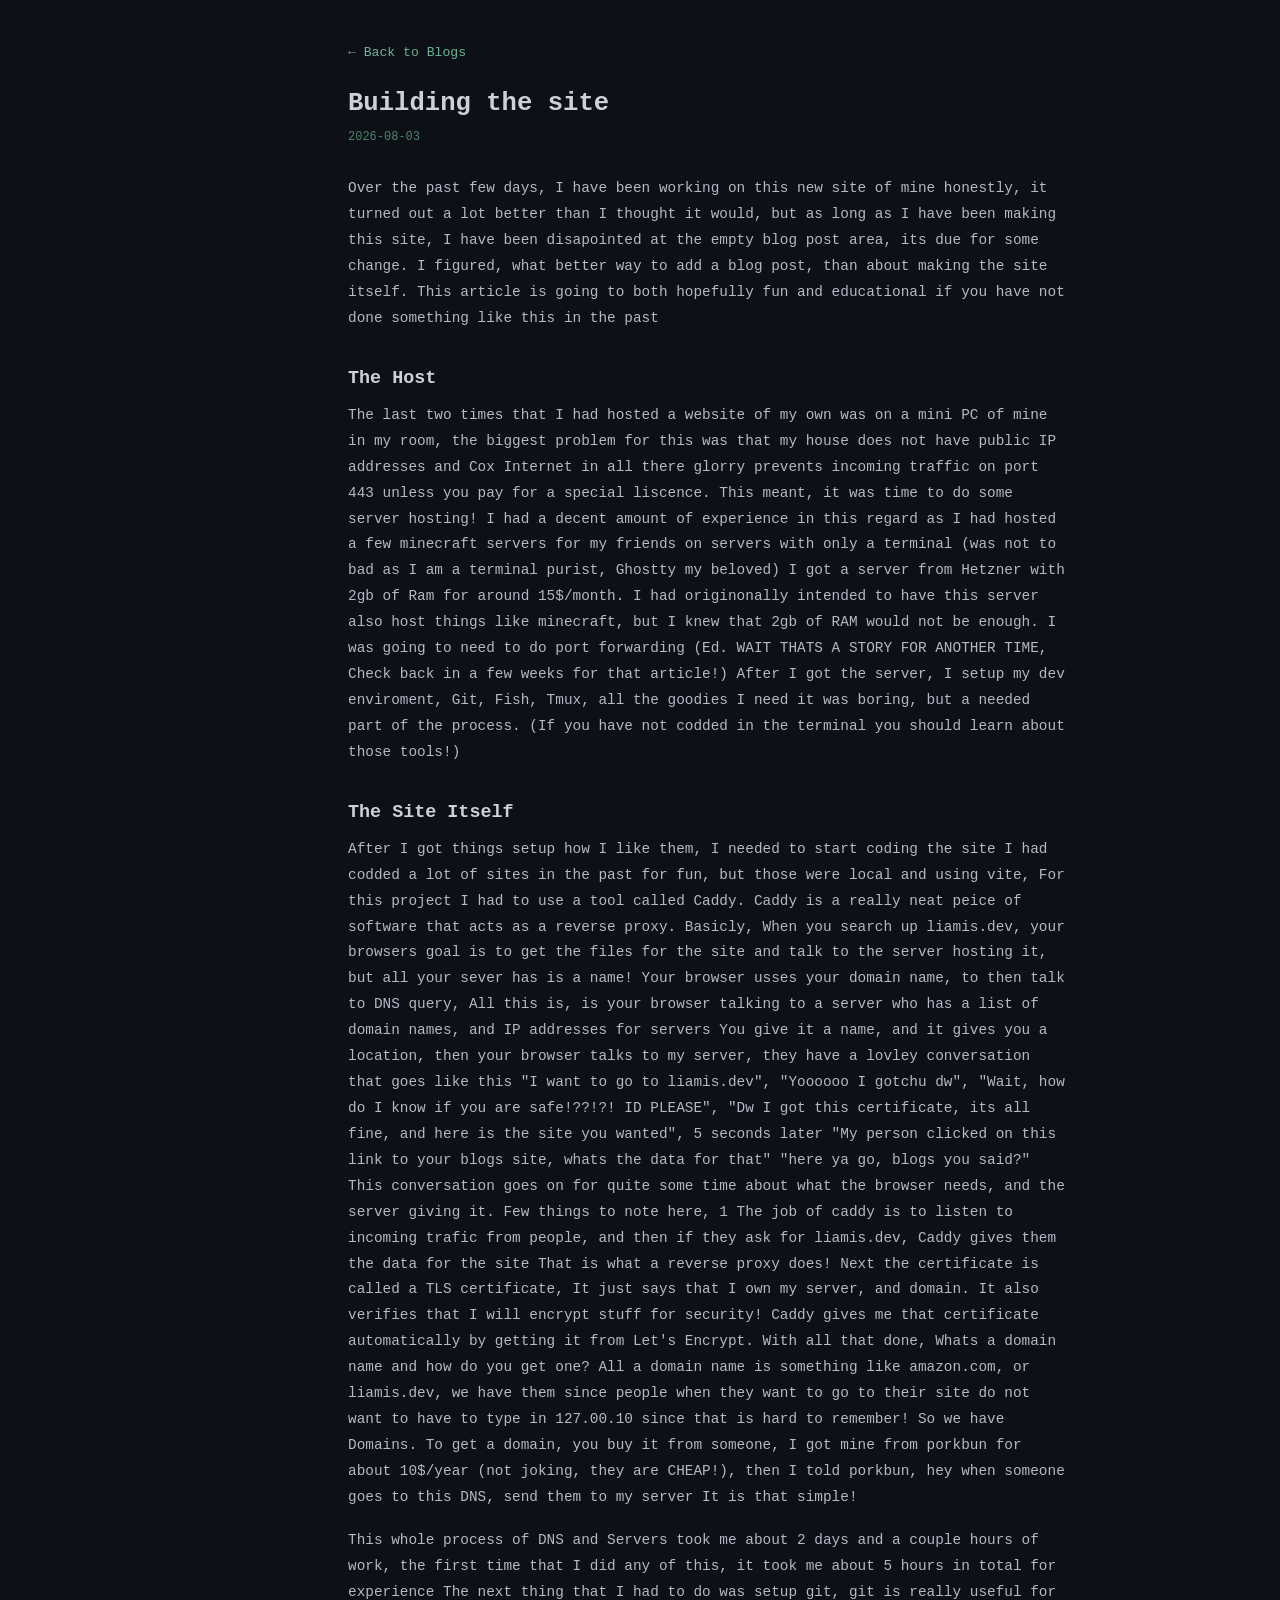
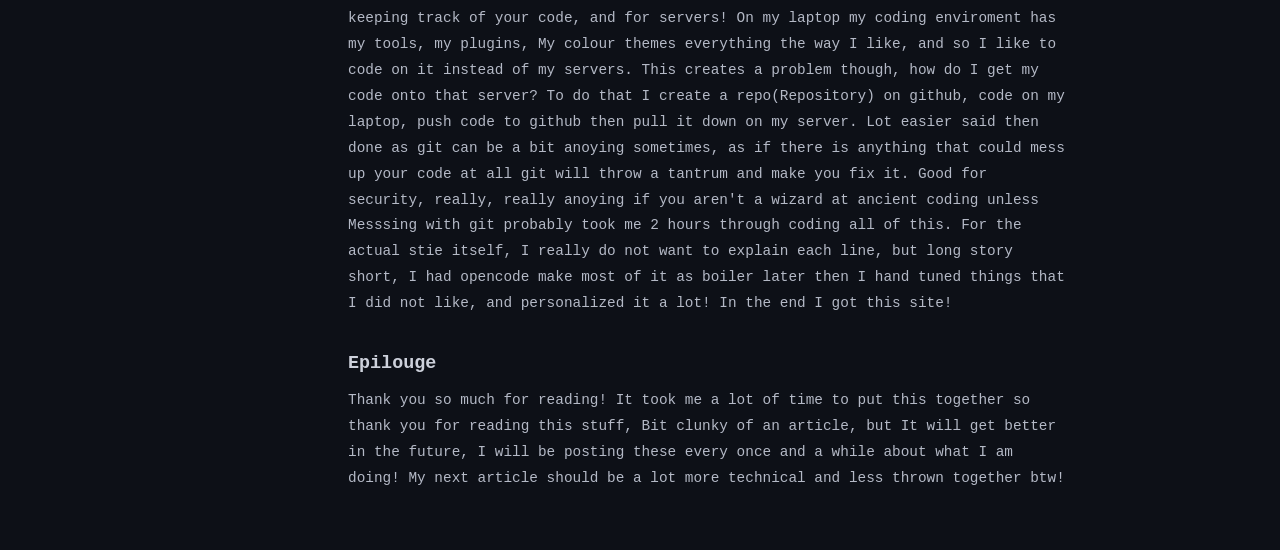
<file: liamis.dev/blogs/building-the-site/building-the-site.html>
<!DOCTYPE html>
<html lang="en">
<head>
    <meta charset="UTF-8">
    <meta name="viewport" content="width=device-width, initial-scale=1.0">
    <title> Building the Site — liam / liamis</title>
    <link rel="stylesheet" href="../../css/style.css">
    <style>
        a {
            text-decoration: none;
        }
    </style>
</head>
<body>

    <main class="main">
        <a href="../../" class="back-link">&larr; Back to Blogs</a>

        <article class="blog-article">

            <!-- ══════════ ARTICLE HEADER ══════════ -->

            <h1 class="blog-article-title">Building the site</h1>
            <div class="blog-article-date">2026-08-03</div>


            <!-- ══════════ INTRO PARAGRAPH ══════════ -->
              <p>
              Over the past few days, I have been working on this new site of mine 
              honestly, it turned out a lot better than I thought it would,
              but as long as I have been making this site, 
              I have been disapointed at the empty blog post area, its due for some change.
              I figured, what better way to add a blog post, than about making the site itself.
              This article is going to both hopefully fun and educational if you have not done something
              like this in the past
              </p>

              <h2>The Host</h2>
              
            <p> The last two times that I had hosted a website of my own
                was on a mini PC of mine in my room, the biggest problem for
                this was that my house does not have public IP addresses and
                Cox Internet in all there glorry prevents incoming traffic on port 443 unless you pay for a special liscence. 
                This meant, it was time to do some server hosting!
                I had a decent amount of experience in this regard as I had hosted a few 
                minecraft servers for my friends on servers with only a terminal
                (was not to bad as I am a terminal purist, Ghostty my beloved)
                I got a server from Hetzner with 2gb of Ram for around 15$/month.
                I had originonally intended to have this server also host things like minecraft, 
                but I knew that 2gb of RAM would not be enough. I was going to need to do port forwarding
                (Ed. WAIT THATS A STORY FOR ANOTHER TIME, Check back in a few weeks for that article!)
                After I got the server, I setup my dev enviroment, Git, Fish, Tmux, all the goodies I need
                it was boring, but a needed part of the process. (If you have not codded in the terminal
                you should learn about those tools!)
                
            </p>

              <h2>The Site Itself</h2>
            <p>
            
              After I got things setup how I like them, I needed to start coding the site
              I had codded a lot of sites in the past for fun, but those were local and using vite,
              For this project I had to use a tool called Caddy. Caddy is a really neat peice of 
              software that acts as a reverse proxy. Basicly, When you search up liamis.dev, 
              your browsers goal is to get the files for the site and talk to the server hosting it,
              but all your sever has is a name! Your browser usses your domain name, to then talk to DNS query,
              All this is, is your browser talking to a server who has a list of domain names, and IP addresses for servers
              You give it a name, and it gives you a location, then your browser talks to my server, they have a lovley conversation that goes like this
              "I want to go to liamis.dev", "Yoooooo I gotchu dw", "Wait, how do I know if you are safe!??!?! ID PLEASE",
              "Dw I got this certificate, its all fine, and here is the site you wanted", 5 seconds later "My person clicked on this link to your blogs site, whats the data for that"
              "here ya go, blogs you said?" This conversation goes on for quite some time about what the browser needs, and the server giving it.
              Few things to note here, 1 The job of caddy is to listen to incoming trafic from people, and then if they ask for liamis.dev, Caddy gives them the data for the site
              That is what a reverse proxy does! Next the certificate is called a TLS certificate, It just says that I own my server, and domain. It also verifies that I will encrypt stuff for security!
              Caddy gives me that certificate automatically
              by getting it from Let's Encrypt. With all that done, Whats a domain name and how do you get one? All a domain name is something like amazon.com, or liamis.dev, 
              we have them since people when they want to go to their site do not want to have to type in 127.00.10 since that is hard to remember! So we have Domains.
              To get a domain, you buy it from someone, I got mine from porkbun for about 10$/year (not joking, they are CHEAP!), then I told porkbun, hey when someone goes to this DNS, send them to my server
              It is that simple!

            </p>

            <p>
              This whole process of DNS and Servers took me about 2 days and a couple hours of work, the first time that I did any of this, it took me about 5 hours in total for experience
              The next thing that I had to do was setup git, git is really useful for keeping track of your code, and for servers!
              On my laptop my coding enviroment has my tools, my plugins, My colour themes everything the way I like, and so I like to code on it instead of my servers.
              This creates a problem though, how do I get my code onto that server?
              To do that I create a repo(Repository) on github, code on my laptop, push code to github
              then pull it down on my server. Lot easier said then done as git can be a bit anoying sometimes,
              as if there is anything that could mess up your code at all git will throw a tantrum and make you fix it.
              Good for security, really, really anoying if you aren't a wizard at ancient coding unless
              Messsing with git probably took me 2 hours through coding all of this.
              For the actual stie itself, I really do not want to explain each line, but long story short, I had opencode make most of it as boiler later
              then I hand tuned things that I did not like, and personalized it a lot! In the end I got this site!
            </p>

            <h2>Epilouge</h2>
          
            <p>
          Thank you so much for reading! It took me a lot of time to put this together so thank you for reading this stuff,
          Bit clunky of an article, but It will get better in the future, I will be posting these every once and a while about what I am doing!
          My next article should be a lot more technical and less thrown together btw!
            </p>



            <!-- <p> -->

            <!--     This is an introduction paragraph. Write a hook here to grab the reader's -->
            <!--     attention. You can use <strong>bold text</strong> for emphasis, and -->
            <!--     <em>italic text</em> for subtle stress. You can also include -->
            <!--     <a href="https://example.com">links to other sites</a> which will -->
            <!--     appear in the accent green colour. -->
            <!-- </p> -->
            <!---->

            <!-- ══════════ SECTION HEADING ══════════ -->

            <!-- <h2>Section Heading</h2> -->
            <!---->
            <!-- <p> -->
            <!--     Use <code>&lt;h2&gt;</code> tags for section headings within your -->
            <!--     article. Inline <code>&lt;code&gt;</code> snippets look like this: -->
            <!--     <code>const answer = 42;</code>. They're great for mentioning -->
            <!--     function names, variable names, or short terminal commands like -->
            <!--     <code>git push origin main</code>. -->
            <!-- </p> -->
            <!---->
            <!-- <p> -->
            <!--     You can have multiple paragraphs per section. Keep them focused — -->
            <!--     each paragraph should cover a single idea. The line height and -->
            <!--     spacing are already set for comfortable reading. -->
            <!-- </p> -->
            <!---->
            <!---->
            <!-- ══════════ CODE BLOCK ══════════ -->

<!--             <h2>Code Blocks</h2> -->
<!---->
<!--             <p> -->
<!--                 For longer code snippets use a <code>&lt;pre&gt;</code> block with -->
<!--                 a <code>&lt;code&gt;</code> tag inside: -->
<!--             </p> -->
<!---->
<!-- <pre><code>package main -->
<!---->
<!-- import "fmt" -->
<!---->
<!-- func main() { -->
<!--     fmt.Println("Hello, world!") -->
<!-- }</code></pre> -->
<!---->
<!--             <p> -->
<!--                 The code block has a dark background with a subtle border. -->
<!--                 Code inside <code>&lt;pre&gt;</code> uses the site's monospace font -->
<!--                 and has comfortable line height. -->
<!--             </p> -->


            <!-- ══════════ ANOTHER SECTION ══════════ -->

            <!-- <h2>Lists (Manual)</h2> -->
            <!---->
            <!-- <p> -->
            <!--     There's no automatic list styling, but you can create lists -->
            <!--     manually with text: -->
            <!-- </p> -->
            <!---->
            <!-- <p> -->
            <!--     — First item in the list<br> -->
            <!--     — Second item, which might be longer<br> -->
            <!--     — Third item to wrap things up -->
            <!-- </p> -->
            <!---->
            <!-- <p> -->
            <!--     Or numbered with <strong>1.</strong>, <strong>2.</strong>, etc.<br> -->
            <!--     1. First step<br> -->
            <!--     2. Second step<br> -->
            <!--     3. Third step -->
            <!-- </p> -->
            <!---->
            <!---->
            <!-- ══════════ CONCLUSION ══════════ -->

    <!--         <h2>Wrapping Up</h2> -->
    <!---->
    <!--         <p> -->
    <!--             End your article with a conclusion that summarises your main points -->
    <!--             or gives the reader something to take away. This is also a good -->
    <!--             place to link to related articles or your <a href="#">projects</a>. -->
    <!--         </p> -->
    <!---->
    <!--         <p> -->
    <!--             That's it! Copy this file, rename it, and replace all the -->
    <!--             placeholder content with your own writing. -->
    <!--         </p> -->
    <!---->
    <!--     </article> -->
    <!-- </main> -->
    <!---->
    <script>
    document.addEventListener('DOMContentLoaded', () => {
        const statusDropdown = document.querySelector('.status-dropdown');
        if (statusDropdown) {
            statusDropdown.addEventListener('click', () => {
                statusDropdown.classList.toggle('open');
            });
        }
    });
    </script>

</body>
</html>
</file>
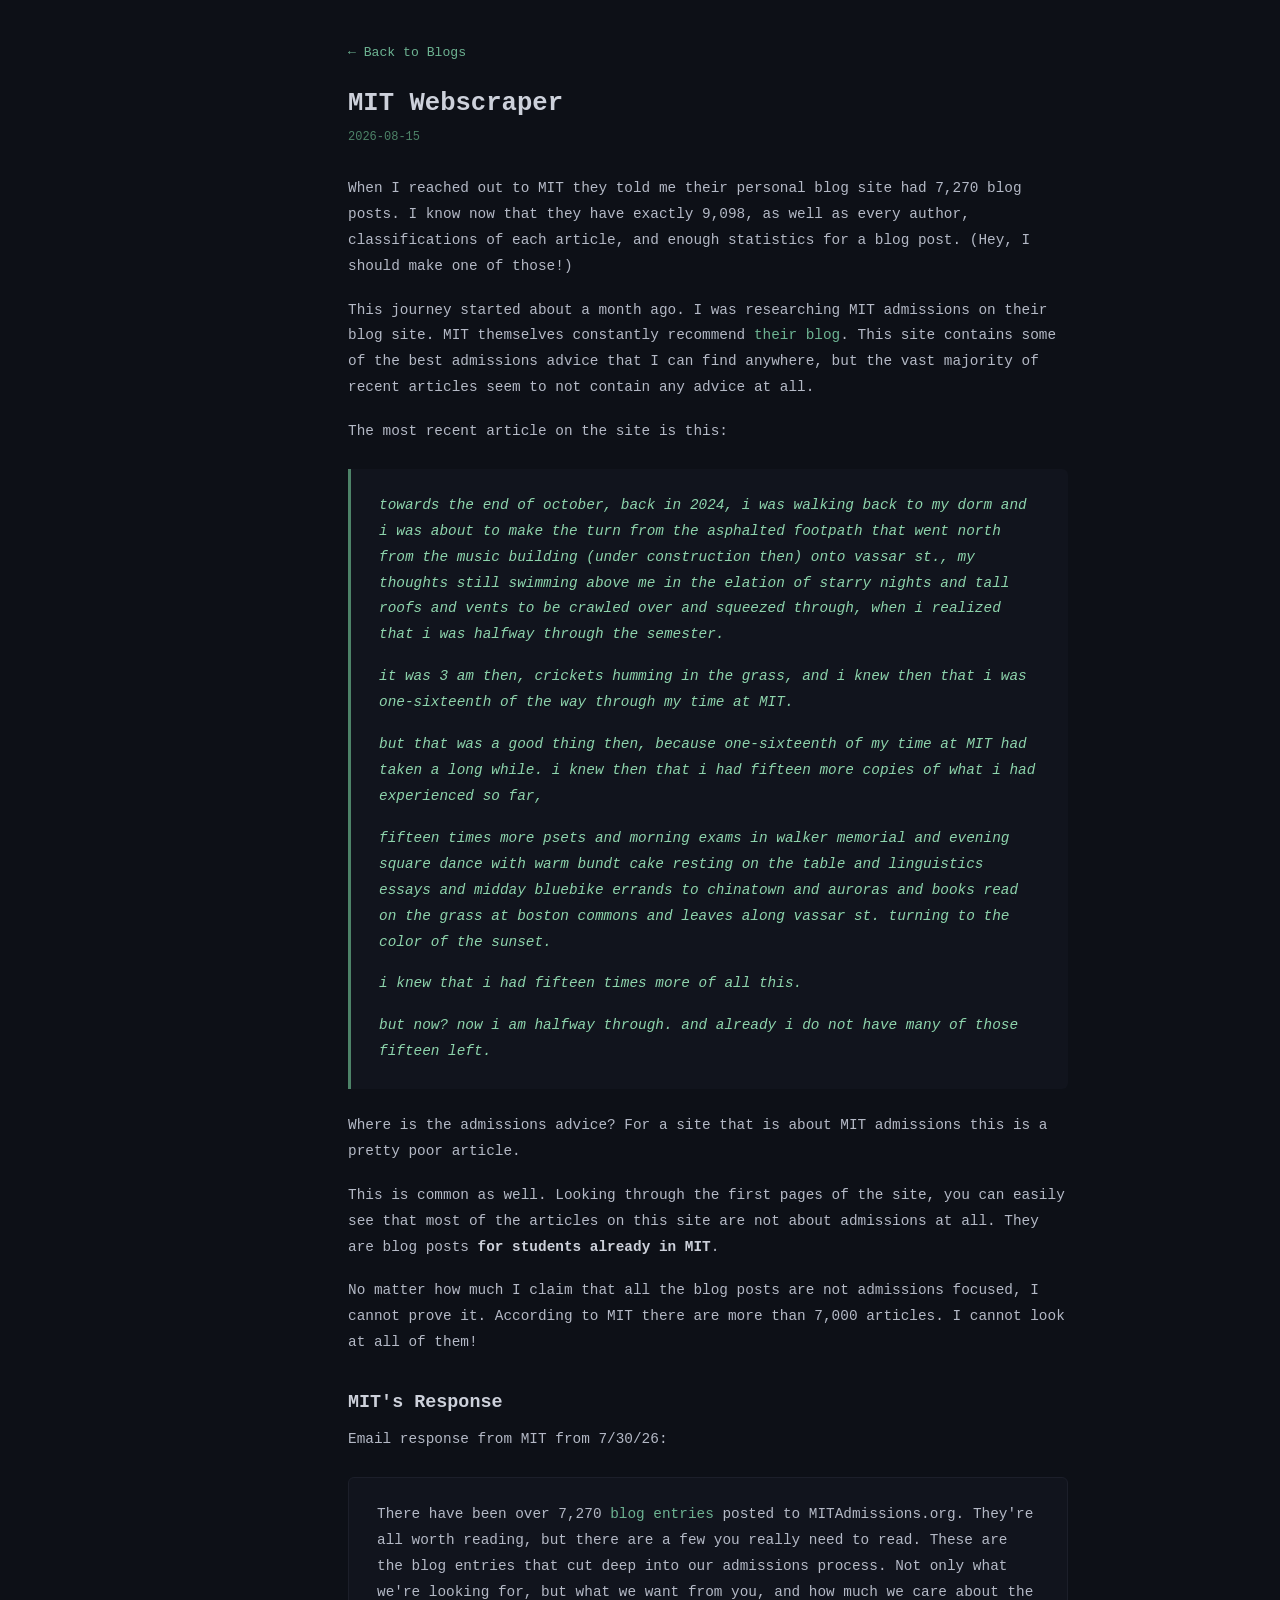
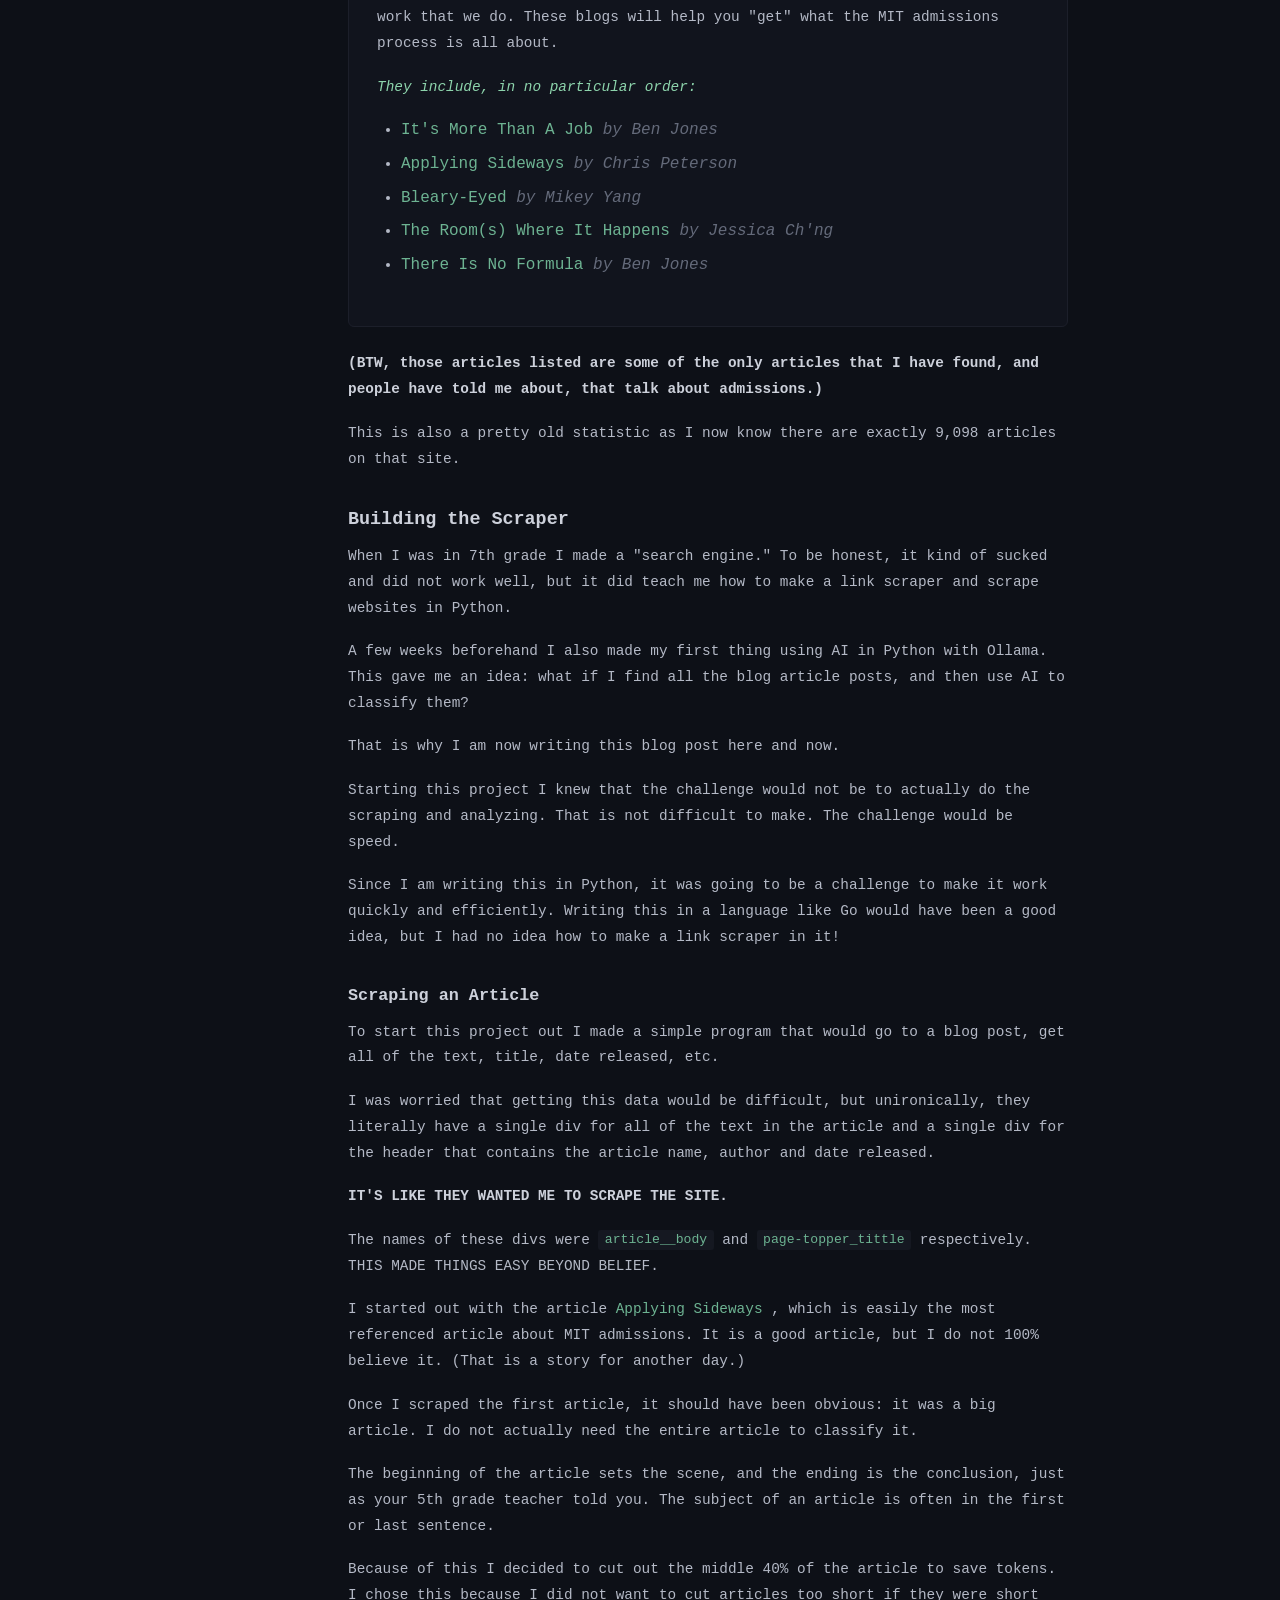
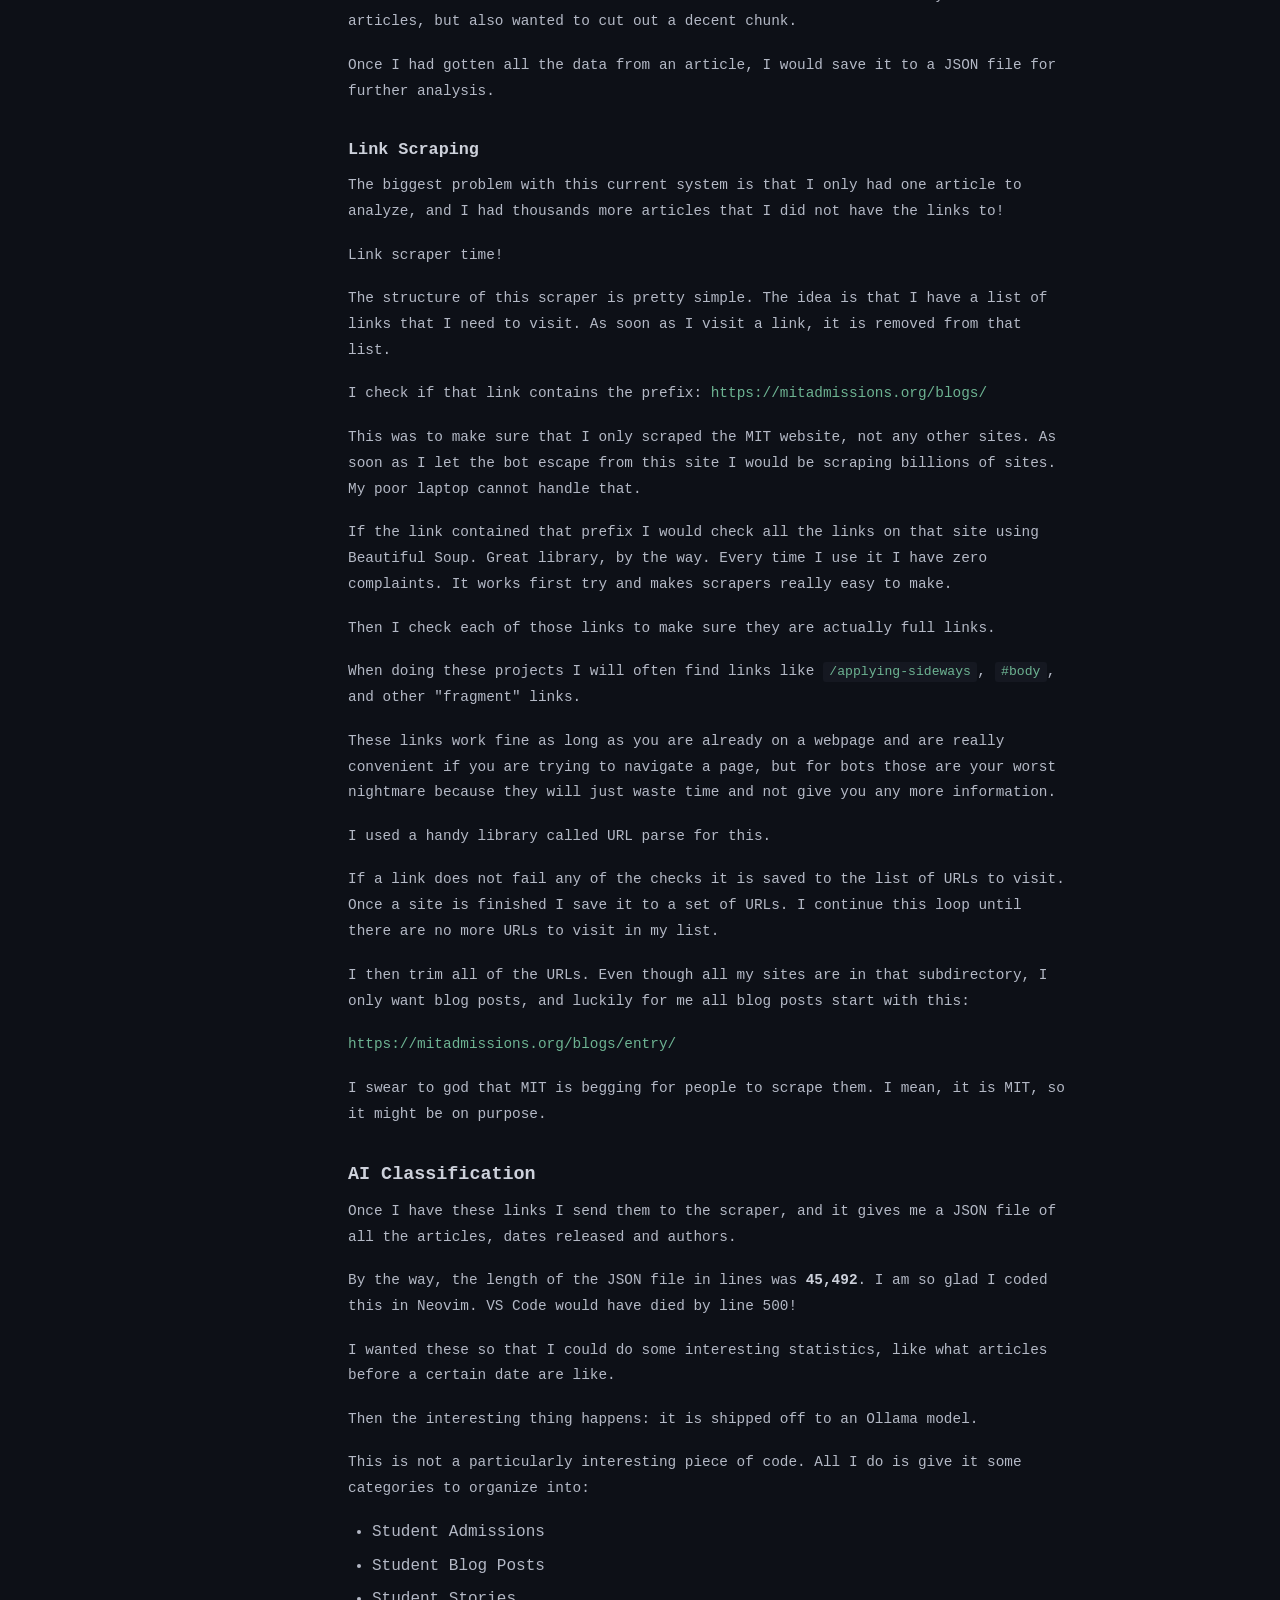
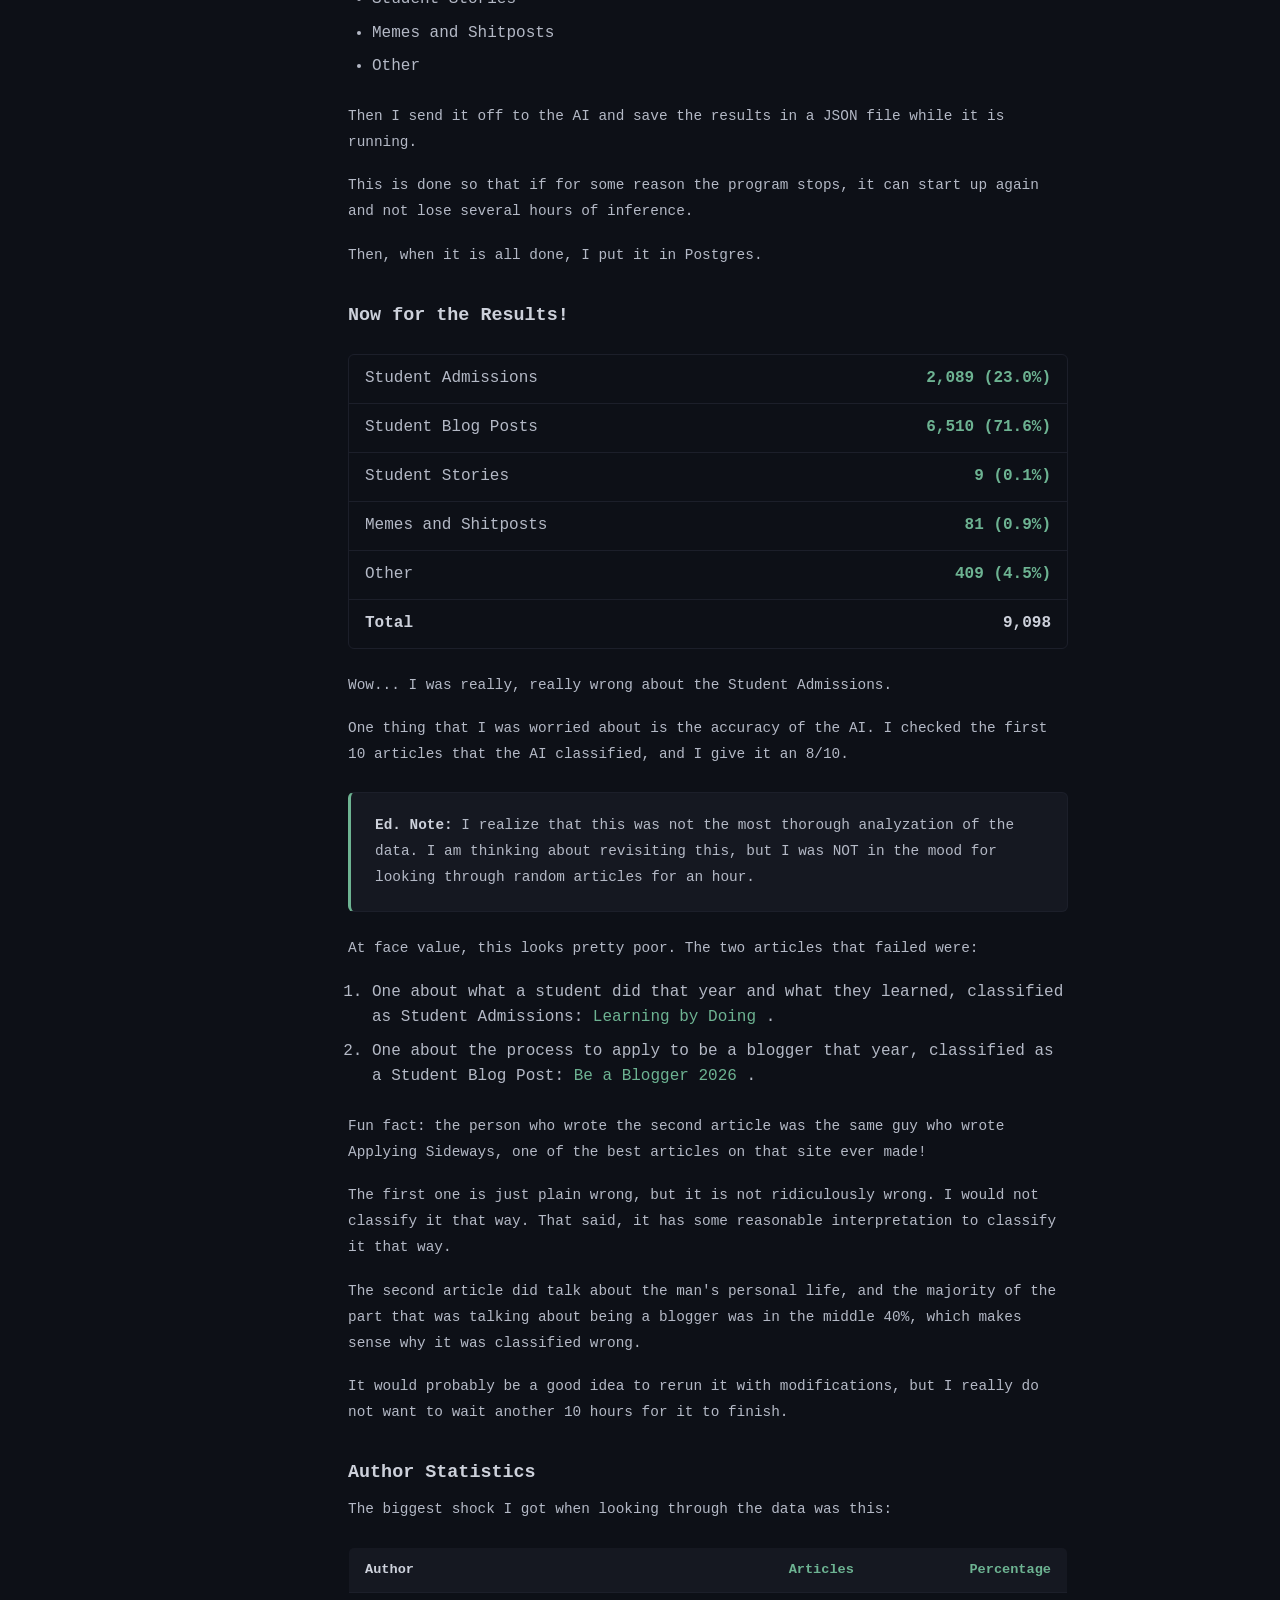
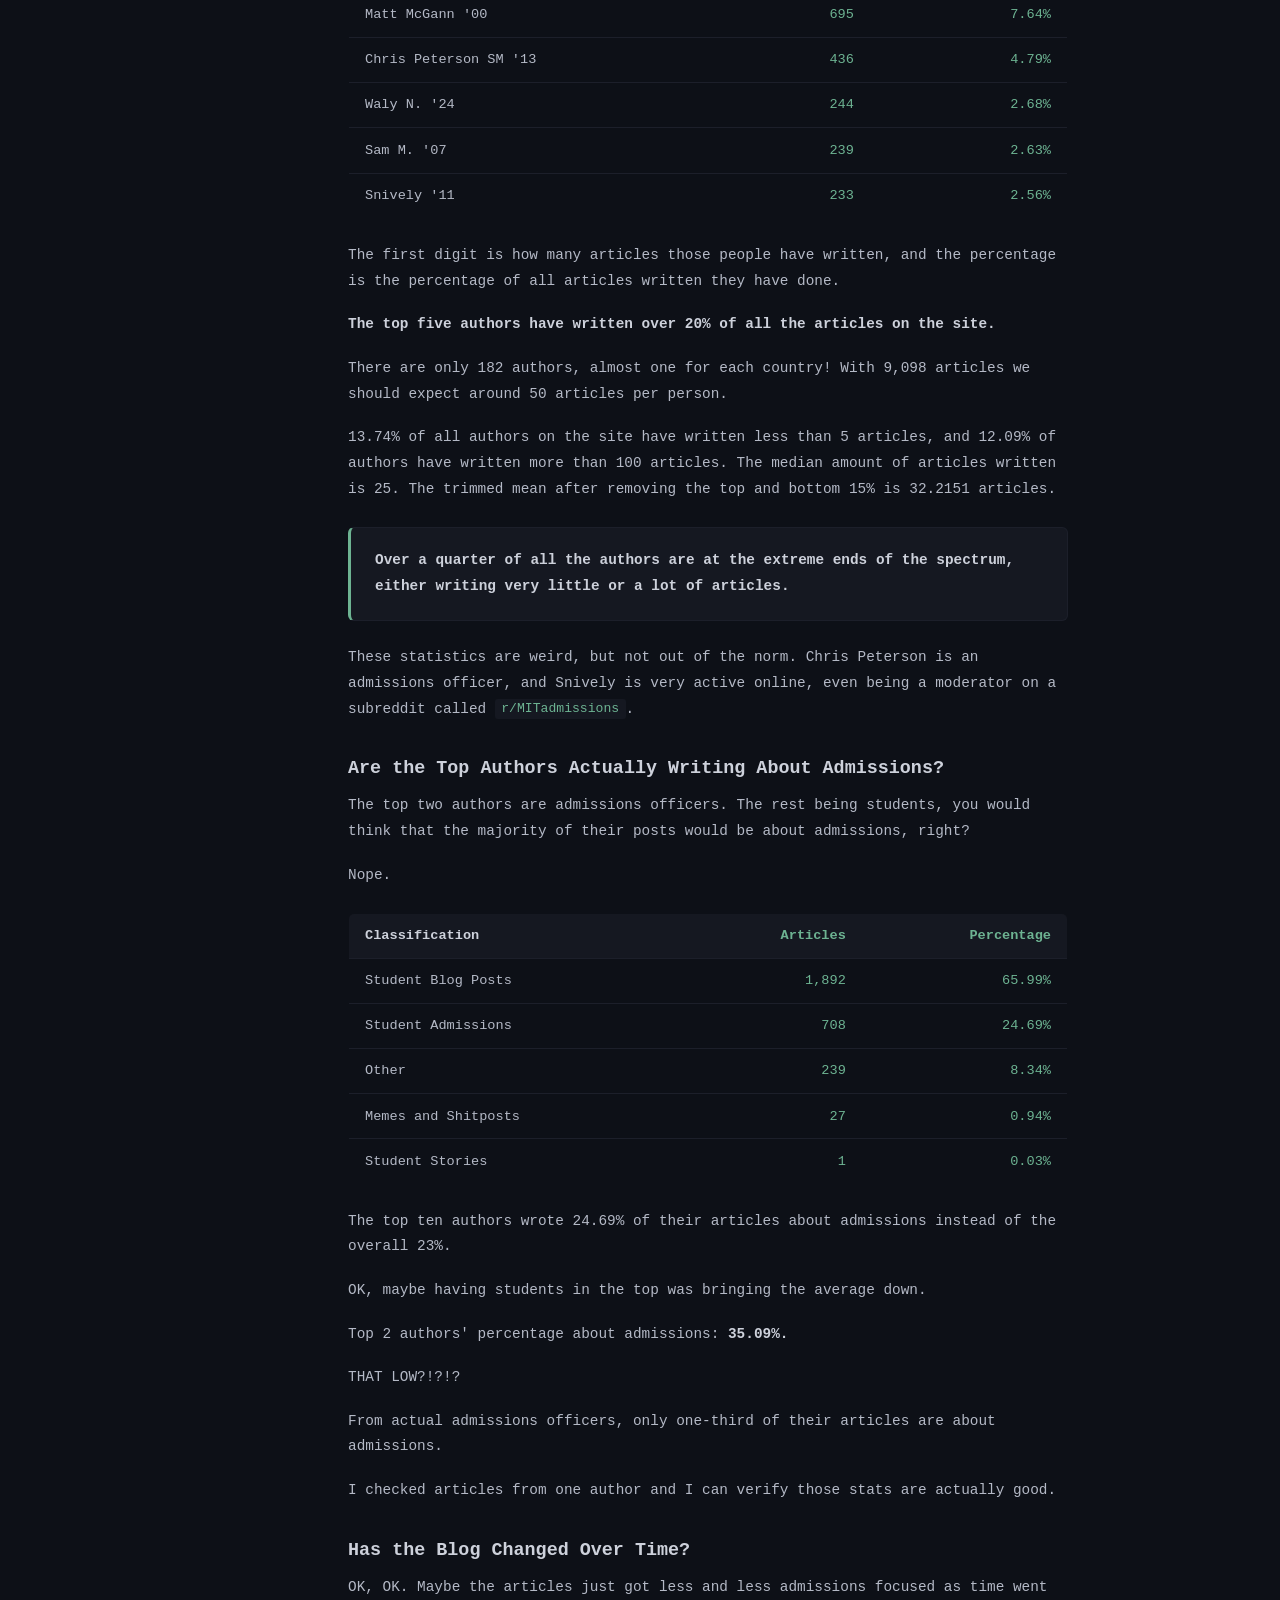
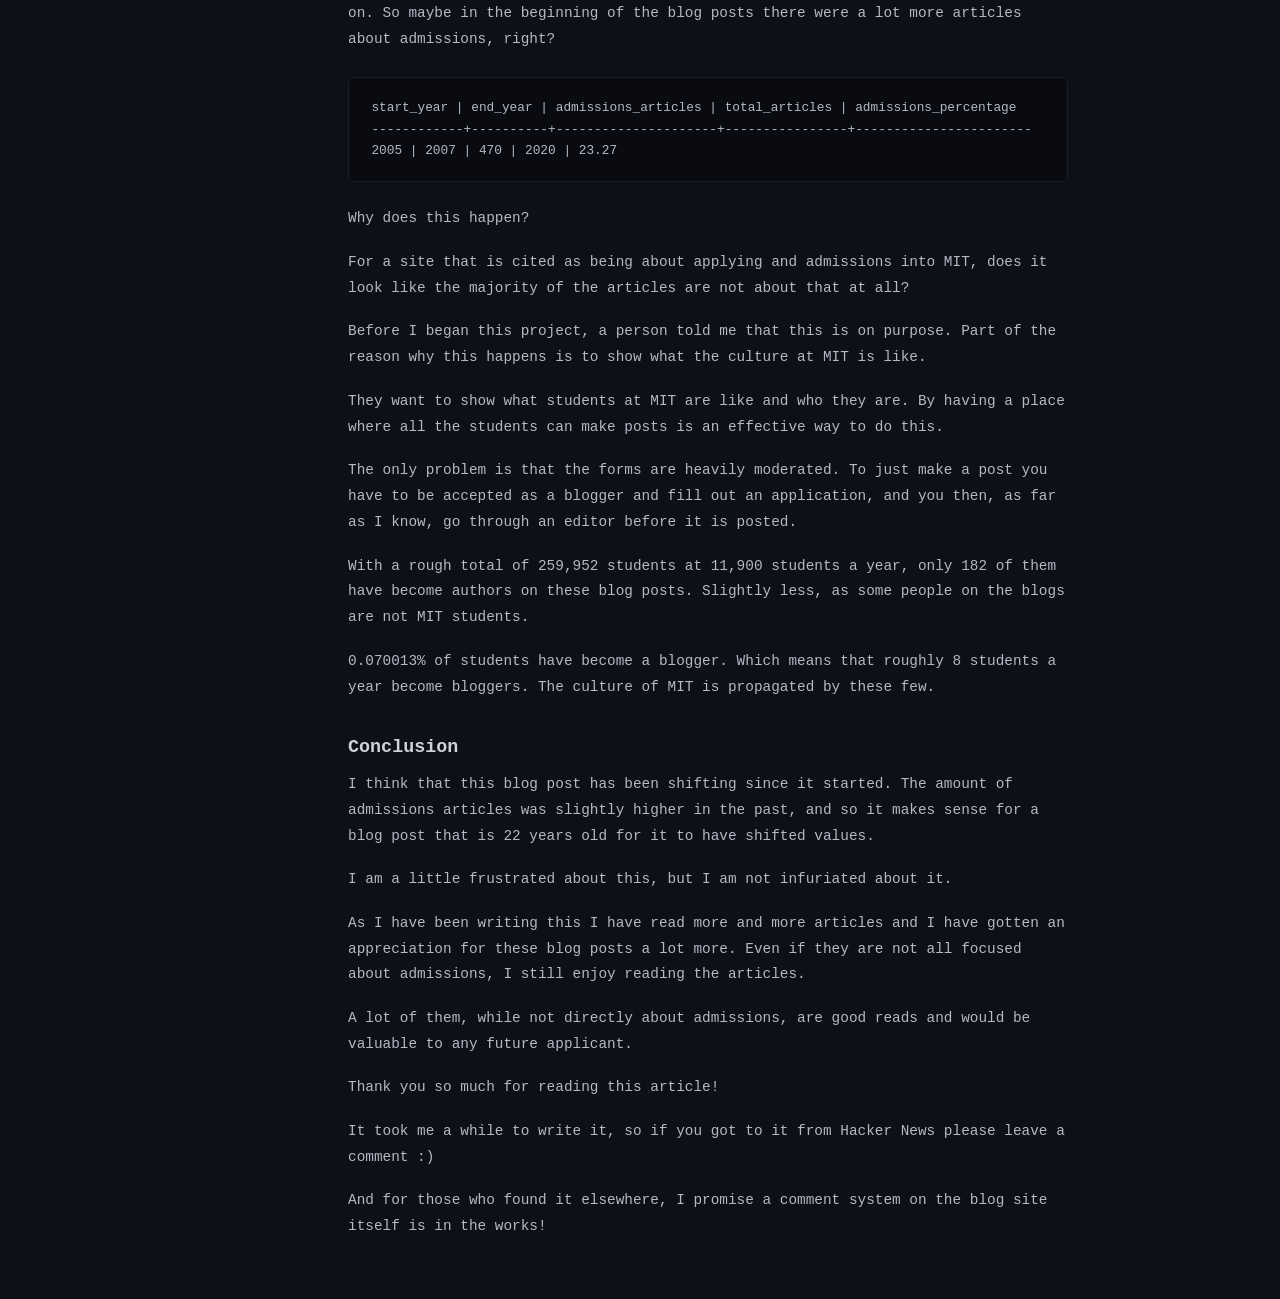
<file: liamis.dev/blogs/MitWebscraper/MitWebscraper.html>
<!DOCTYPE html>
<html lang="en">
<head>
    <meta charset="UTF-8">
    <meta name="viewport" content="width=device-width, initial-scale=1.0">

    <title>MIT Webscraper</title>

    <link rel="stylesheet" href="../../css/style.css">

    <style>
        .blog-article blockquote {
            margin: 1.5rem 0;
            padding: 1.5rem 1.75rem;
            border-left: 3px solid var(--accent-dim);
            background: var(--card-bg);
            border-radius: 0 6px 6px 0;
        }

        .blog-article blockquote p {
            margin-bottom: 1rem;
        }

        .blog-article blockquote p:last-child {
            margin-bottom: 0;
        }

        .blog-article h3 {
            font-size: 1.05rem;
            color: var(--heading);
            font-weight: 600;
            margin: 2rem 0 0.6rem;
        }

        .blog-article ul,
        .blog-article ol {
            margin: 1rem 0 1.5rem;
            padding-left: 1.5rem;
        }

        .blog-article li {
            margin: 0.5rem 0;
        }

        .blog-article .email-quote {
            margin: 1.5rem 0;
            padding: 1.5rem 1.75rem;
            background: var(--card-bg);
            border: 1px solid var(--border);
            border-radius: 6px;
        }

        .blog-article .email-quote p {
            font-size: 0.9rem;
        }

        .blog-article .article-list {
            margin: 1rem 0 1.5rem;
            padding-left: 1.5rem;
        }

        .blog-article .article-list li {
            margin: 0.5rem 0;
        }

        .blog-article .article-list .author {
            color: var(--text-muted);
            font-style: italic;
        }

        .blog-article .stats {
            width: 100%;
            margin: 1.5rem 0;
            border-collapse: collapse;
            border: 1px solid var(--border);
            border-radius: 6px;
            overflow: hidden;
            font-size: 0.85rem;
        }

        .blog-article .stats th,
        .blog-article .stats td {
            padding: 0.7rem 1rem;
            border-bottom: 1px solid var(--border);
            text-align: left;
        }

        .blog-article .stats th {
            background: var(--tag-bg);
            color: var(--heading);
            font-weight: 600;
        }

        .blog-article .stats tr:last-child td {
            border-bottom: none;
        }

        .blog-article .stats td.number,
        .blog-article .stats th.number {
            text-align: right;
            font-variant-numeric: tabular-nums;
            color: var(--accent);
        }

        .blog-article .stats tbody tr:hover {
            background: var(--hover-bg);
        }

        .blog-article .terminal-table {
            margin: 1.5rem 0;
            padding: 1.2rem 1.4rem;
            overflow-x: auto;
            background: var(--sidebar-bg);
            border: 1px solid var(--border);
            border-radius: 6px;
            font-family: inherit;
            font-size: 0.8rem;
            line-height: 1.7;
        }

        .blog-article .result-grid {
            display: grid;
            grid-template-columns: 1fr auto;
            margin: 1.5rem 0;
            border: 1px solid var(--border);
            border-radius: 6px;
            overflow: hidden;
        }

        .blog-article .result-grid div {
            padding: 0.7rem 1rem;
            border-bottom: 1px solid var(--border);
        }

        .blog-article .result-grid div:nth-last-child(-n + 2) {
            border-bottom: none;
        }

        .blog-article .result-grid .value {
            text-align: right;
            font-variant-numeric: tabular-nums;
            font-weight: 600;
            color: var(--accent);
        }

        .blog-article .callout {
            margin: 1.5rem 0;
            padding: 1.25rem 1.5rem;
            background: var(--tag-bg);
            border: 1px solid var(--border);
            border-left: 3px solid var(--accent);
            border-radius: 6px;
        }

        .blog-article .callout p:last-child {
            margin-bottom: 0;
        }

        @media (max-width: 600px) {
            .blog-article .stats th,
            .blog-article .stats td {
                padding: 0.6rem 0.75rem;
            }

            .blog-article .result-grid {
                grid-template-columns: 1fr;
            }

            .blog-article .result-grid .value {
                text-align: left;
                padding-top: 0;
            }
        }
    </style>
</head>

<body>
<main class="main">
    <a href="../../" class="back-link">&larr; Back to Blogs</a>

    <article class="blog-article">

        <h1 class="blog-article-title">MIT Webscraper</h1>
        <div class="blog-article-date">2026-08-15</div>

        <p>
            When I reached out to MIT they told me their personal blog site had
            7,270 blog posts. I know now that they have exactly 9,098, as well as
            every author, classifications of each article, and enough statistics
            for a blog post. (Hey, I should make one of those!)
        </p>

        <p>
            This journey started about a month ago. I was researching MIT admissions
            on their blog site. MIT themselves constantly recommend
            <a href="https://mitadmissions.org/blogs/">their blog</a>.
            This site contains some of the best admissions advice that I can find
            anywhere, but the vast majority of recent articles seem to not contain
            any advice at all.
        </p>

        <p>
            The most recent article on the site is this:
        </p>

        <blockquote>
            <p>
                <em>
                    towards the end of october, back in 2024, i was walking back to
                    my dorm and i was about to make the turn from the asphalted
                    footpath that went north from the music building (under
                    construction then) onto vassar st., my thoughts still swimming
                    above me in the elation of starry nights and tall roofs and
                    vents to be crawled over and squeezed through, when i realized
                    that i was halfway through the semester.
                </em>
            </p>

            <p>
                <em>
                    it was 3 am then, crickets humming in the grass, and i knew then
                    that i was one-sixteenth of the way through my time at MIT.
                </em>
            </p>

            <p>
                <em>
                    but that was a good thing then, because one-sixteenth of my time
                    at MIT had taken a long while. i knew then that i had fifteen
                    more copies of what i had experienced so far,
                </em>
            </p>

            <p>
                <em>
                    fifteen times more psets and morning exams in walker memorial
                    and evening square dance with warm bundt cake resting on the
                    table and linguistics essays and midday bluebike errands to
                    chinatown and auroras and books read on the grass at boston
                    commons and leaves along vassar st. turning to the color of the
                    sunset.
                </em>
            </p>

            <p>
                <em>
                    i knew that i had fifteen times more of all this.
                </em>
            </p>

            <p>
                <em>
                    but now? now i am halfway through. and already i do not have
                    many of those fifteen left.
                </em>
            </p>
        </blockquote>

        <p>
            Where is the admissions advice? For a site that is about MIT admissions
            this is a pretty poor article.
        </p>

        <p>
            This is common as well. Looking through the first pages of the site,
            you can easily see that most of the articles on this site are not about
            admissions at all. They are blog posts <strong>for students already in
            MIT</strong>.
        </p>

        <p>
            No matter how much I claim that all the blog posts are not admissions
            focused, I cannot prove it. According to MIT there are more than 7,000
            articles. I cannot look at all of them!
        </p>

        <h2>MIT's Response</h2>

        <p>
            Email response from MIT from 7/30/26:
        </p>

        <div class="email-quote">
            <p>
                There have been over 7,270
                <a href="https://mitadmissions.org/blogs/">
                    blog entries
                </a>
                posted to MITAdmissions.org. They're all worth reading, but there
                are a few you really need to read. These are the blog entries that
                cut deep into our admissions process. Not only what we're looking
                for, but what we want from you, and how much we care about the work
                that we do. These blogs will help you "get" what the MIT admissions
                process is all about.
            </p>

            <p><em>They include, in no particular order:</em></p>

            <ul class="article-list">
                <li>
                    <a href="https://mitadmissions.org/blogs/entry/its-more-than-a-job/">
                        It's More Than A Job
                    </a>
                    <span class="author">by Ben Jones</span>
                </li>

                <li>
                    <a href="https://mitadmissions.org/blogs/entry/applying-sideways/">
                        Applying Sideways
                    </a>
                    <span class="author">by Chris Peterson</span>
                </li>

                <li>
                    <a href="https://mitadmissions.org/blogs/entry/bleary-eyed/">
                        Bleary-Eyed
                    </a>
                    <span class="author">by Mikey Yang</span>
                </li>

                <li>
                    <a href="https://mitadmissions.org/blogs/entry/the-rooms-where-it-happens/">
                        The Room(s) Where It Happens
                    </a>
                    <span class="author">by Jessica Ch'ng</span>
                </li>

                <li>
                    <a href="https://mitadmissions.org/blogs/entry/there-is-no-formula/">
                        There Is No Formula
                    </a>
                    <span class="author">by Ben Jones</span>
                </li>
            </ul>
        </div>

        <p>
            <strong>
                (BTW, those articles listed are some of the only articles that I
                have found, and people have told me about, that talk about
                admissions.)
            </strong>
        </p>

        <p>
            This is also a pretty old statistic as I now know there are exactly
            9,098 articles on that site.
        </p>

        <h2>Building the Scraper</h2>

        <p>
            When I was in 7th grade I made a "search engine." To be honest, it kind
            of sucked and did not work well, but it did teach me how to make a link
            scraper and scrape websites in Python.
        </p>

        <p>
            A few weeks beforehand I also made my first thing using AI in Python
            with Ollama. This gave me an idea: what if I find all the blog article
            posts, and then use AI to classify them?
        </p>

        <p>
            That is why I am now writing this blog post here and now.
        </p>

        <p>
            Starting this project I knew that the challenge would not be to
            actually do the scraping and analyzing. That is not difficult to make.
            The challenge would be speed.
        </p>

        <p>
            Since I am writing this in Python, it was going to be a challenge to
            make it work quickly and efficiently. Writing this in a language like
            Go would have been a good idea, but I had no idea how to make a link
            scraper in it!
        </p>

        <h3>Scraping an Article</h3>

        <p>
            To start this project out I made a simple program that would go to a
            blog post, get all of the text, title, date released, etc.
        </p>

        <p>
            I was worried that getting this data would be difficult, but
            unironically, they literally have a single div for all of the text in
            the article and a single div for the header that contains the article
            name, author and date released.
        </p>

        <p>
            <strong>
                IT'S LIKE THEY WANTED ME TO SCRAPE THE SITE.
            </strong>
        </p>

        <p>
            The names of these divs were
            <code>article__body</code> and
            <code>page-topper_tittle</code> respectively.
            THIS MADE THINGS EASY BEYOND BELIEF.
        </p>

        <p>
            I started out with the article
            <a href="https://mitadmissions.org/blogs/entry/applying-sideways/">
                Applying Sideways
            </a>,
            which is easily the most referenced article about MIT admissions.
            It is a good article, but I do not 100% believe it.
            (That is a story for another day.)
        </p>

        <p>
            Once I scraped the first article, it should have been obvious:
            it was a big article. I do not actually need the entire article to
            classify it.
        </p>

        <p>
            The beginning of the article sets the scene, and the ending is the
            conclusion, just as your 5th grade teacher told you. The subject of an
            article is often in the first or last sentence.
        </p>

        <p>
            Because of this I decided to cut out the middle 40% of the article to
            save tokens. I chose this because I did not want to cut articles too
            short if they were short articles, but also wanted to cut out a decent
            chunk.
        </p>

        <p>
            Once I had gotten all the data from an article, I would save it to a
            JSON file for further analysis.
        </p>

        <h3>Link Scraping</h3>

        <p>
            The biggest problem with this current system is that I only had one
            article to analyze, and I had thousands more articles that I did not
            have the links to!
        </p>

        <p>
            Link scraper time!
        </p>

        <p>
            The structure of this scraper is pretty simple. The idea is that I
            have a list of links that I need to visit. As soon as I visit a link,
            it is removed from that list.
        </p>

        <p>
            I check if that link contains the prefix:
            <a href="https://mitadmissions.org/blogs/">
                https://mitadmissions.org/blogs/
            </a>
        </p>

        <p>
            This was to make sure that I only scraped the MIT website, not any
            other sites. As soon as I let the bot escape from this site I would be
            scraping billions of sites. My poor laptop cannot handle that.
        </p>

        <p>
            If the link contained that prefix I would check all the links on that
            site using Beautiful Soup. Great library, by the way. Every time I use
            it I have zero complaints. It works first try and makes scrapers really
            easy to make.
        </p>

        <p>
            Then I check each of those links to make sure they are actually full
            links.
        </p>

        <p>
            When doing these projects I will often find links like
            <code>/applying-sideways</code>,
            <code>#body</code>, and other "fragment" links.
        </p>

        <p>
            These links work fine as long as you are already on a webpage and are
            really convenient if you are trying to navigate a page, but for bots
            those are your worst nightmare because they will just waste time and
            not give you any more information.
        </p>

        <p>
            I used a handy library called URL parse for this.
        </p>

        <p>
            If a link does not fail any of the checks it is saved to the list of
            URLs to visit. Once a site is finished I save it to a set of URLs.
            I continue this loop until there are no more URLs to visit in my list.
        </p>

        <p>
            I then trim all of the URLs. Even though all my sites are in that
            subdirectory, I only want blog posts, and luckily for me all blog posts
            start with this:
        </p>

        <p>
            <a href="https://mitadmissions.org/blogs/entry/">
                https://mitadmissions.org/blogs/entry/
            </a>
        </p>

        <p>
            I swear to god that MIT is begging for people to scrape them.
            I mean, it is MIT, so it might be on purpose.
        </p>

        <h2>AI Classification</h2>

        <p>
            Once I have these links I send them to the scraper, and it gives me a
            JSON file of all the articles, dates released and authors.
        </p>

        <p>
            By the way, the length of the JSON file in lines was
            <strong>45,492</strong>.
            I am so glad I coded this in Neovim. VS Code would have died by line
            500!
        </p>

        <p>
            I wanted these so that I could do some interesting statistics, like
            what articles before a certain date are like.
        </p>

        <p>
            Then the interesting thing happens: it is shipped off to an Ollama
            model.
        </p>

        <p>
            This is not a particularly interesting piece of code. All I do is give
            it some categories to organize into:
        </p>

        <ul>
            <li>Student Admissions</li>
            <li>Student Blog Posts</li>
            <li>Student Stories</li>
            <li>Memes and Shitposts</li>
            <li>Other</li>
        </ul>

        <p>
            Then I send it off to the AI and save the results in a JSON file while
            it is running.
        </p>

        <p>
            This is done so that if for some reason the program stops, it can start
            up again and not lose several hours of inference.
        </p>

        <p>
            Then, when it is all done, I put it in Postgres.
        </p>

        <h2>Now for the Results!</h2>

        <div class="result-grid">
            <div>Student Admissions</div>
            <div class="value">2,089 (23.0%)</div>

            <div>Student Blog Posts</div>
            <div class="value">6,510 (71.6%)</div>

            <div>Student Stories</div>
            <div class="value">9 (0.1%)</div>

            <div>Memes and Shitposts</div>
            <div class="value">81 (0.9%)</div>

            <div>Other</div>
            <div class="value">409 (4.5%)</div>

            <div><strong>Total</strong></div>
            <div class="value"><strong>9,098</strong></div>
        </div>

        <p>
            Wow... I was really, really wrong about the Student Admissions.
        </p>

        <p>
            One thing that I was worried about is the accuracy of the AI. I checked
            the first 10 articles that the AI classified, and I give it an 8/10.
        </p>

        <div class="callout">
            <p>
                <strong>Ed. Note:</strong>
                I realize that this was not the most thorough analyzation of the
                data. I am thinking about revisiting this, but I was NOT in the mood
                for looking through random articles for an hour.
            </p>
        </div>

        <p>
            At face value, this looks pretty poor. The two articles that failed
            were:
        </p>

        <ol>
            <li>
                One about what a student did that year and what they learned,
                classified as Student Admissions:
                <a href="https://mitadmissions.org/blogs/entry/learning-by-doing/">
                    Learning by Doing
                </a>.
            </li>

            <li>
                One about the process to apply to be a blogger that year,
                classified as a Student Blog Post:
                <a href="https://mitadmissions.org/blogs/entry/be-a-blogger-2026/">
                    Be a Blogger 2026
                </a>.
            </li>
        </ol>

        <p>
            Fun fact: the person who wrote the second article was the same guy who
            wrote Applying Sideways, one of the best articles on that site ever
            made!
        </p>

        <p>
            The first one is just plain wrong, but it is not ridiculously wrong.
            I would not classify it that way. That said, it has some reasonable
            interpretation to classify it that way.
        </p>

        <p>
            The second article did talk about the man's personal life, and the
            majority of the part that was talking about being a blogger was in the
            middle 40%, which makes sense why it was classified wrong.
        </p>

        <p>
            It would probably be a good idea to rerun it with modifications, but I
            really do not want to wait another 10 hours for it to finish.
        </p>

        <h2>Author Statistics</h2>

        <p>
            The biggest shock I got when looking through the data was this:
        </p>

        <table class="stats">
            <thead>
                <tr>
                    <th>Author</th>
                    <th class="number">Articles</th>
                    <th class="number">Percentage</th>
                </tr>
            </thead>

            <tbody>
                <tr>
                    <td>Matt McGann '00</td>
                    <td class="number">695</td>
                    <td class="number">7.64%</td>
                </tr>

                <tr>
                    <td>Chris Peterson SM '13</td>
                    <td class="number">436</td>
                    <td class="number">4.79%</td>
                </tr>

                <tr>
                    <td>Waly N. '24</td>
                    <td class="number">244</td>
                    <td class="number">2.68%</td>
                </tr>

                <tr>
                    <td>Sam M. '07</td>
                    <td class="number">239</td>
                    <td class="number">2.63%</td>
                </tr>

                <tr>
                    <td>Snively '11</td>
                    <td class="number">233</td>
                    <td class="number">2.56%</td>
                </tr>
            </tbody>
        </table>

        <p>
            The first digit is how many articles those people have written, and the
            percentage is the percentage of all articles written they have done.
        </p>

        <p>
            <strong>
                The top five authors have written over 20% of all the articles on
                the site.
            </strong>
        </p>

        <p>
            There are only 182 authors, almost one for each country! With 9,098
            articles we should expect around 50 articles per person.
        </p>

        <p>
            13.74% of all authors on the site have written less than 5 articles,
            and 12.09% of authors have written more than 100 articles.
            The median amount of articles written is 25.
            The trimmed mean after removing the top and bottom 15% is
            32.2151 articles.
        </p>

        <div class="callout">
            <p>
                <strong>
                    Over a quarter of all the authors are at the extreme ends of
                    the spectrum, either writing very little or a lot of articles.
                </strong>
            </p>
        </div>

        <p>
            These statistics are weird, but not out of the norm.
            Chris Peterson is an admissions officer, and Snively is very active
            online, even being a moderator on a subreddit called
            <code>r/MITadmissions</code>.
        </p>

        <h2>Are the Top Authors Actually Writing About Admissions?</h2>

        <p>
            The top two authors are admissions officers. The rest being students,
            you would think that the majority of their posts would be about
            admissions, right?
        </p>

        <p>
            Nope.
        </p>

        <table class="stats">
            <thead>
                <tr>
                    <th>Classification</th>
                    <th class="number">Articles</th>
                    <th class="number">Percentage</th>
                </tr>
            </thead>

            <tbody>
                <tr>
                    <td>Student Blog Posts</td>
                    <td class="number">1,892</td>
                    <td class="number">65.99%</td>
                </tr>

                <tr>
                    <td>Student Admissions</td>
                    <td class="number">708</td>
                    <td class="number">24.69%</td>
                </tr>

                <tr>
                    <td>Other</td>
                    <td class="number">239</td>
                    <td class="number">8.34%</td>
                </tr>

                <tr>
                    <td>Memes and Shitposts</td>
                    <td class="number">27</td>
                    <td class="number">0.94%</td>
                </tr>

                <tr>
                    <td>Student Stories</td>
                    <td class="number">1</td>
                    <td class="number">0.03%</td>
                </tr>
            </tbody>
        </table>

        <p>
            The top ten authors wrote 24.69% of their articles about admissions
            instead of the overall 23%.
        </p>

        <p>
            OK, maybe having students in the top was bringing the average down.
        </p>

        <p>
            Top 2 authors' percentage about admissions:
            <strong>35.09%.</strong>
        </p>

        <p>
            THAT LOW?!?!?
        </p>

        <p>
            From actual admissions officers, only one-third of their articles are
            about admissions.
        </p>

        <p>
            I checked articles from one author and I can verify those stats are
            actually good.
        </p>

        <h2>Has the Blog Changed Over Time?</h2>

        <p>
            OK, OK. Maybe the articles just got less and less admissions focused as
            time went on. So maybe in the beginning of the blog posts there were a
            lot more articles about admissions, right?
        </p>

        <div class="terminal-table">
            start_year | end_year | admissions_articles | total_articles | admissions_percentage
            <br>
            ------------+----------+---------------------+----------------+-----------------------
            <br>
            2005       | 2007     | 470                 | 2020           | 23.27
        </div>

        <p>
            Why does this happen?
        </p>

        <p>
            For a site that is cited as being about applying and admissions into
            MIT, does it look like the majority of the articles are not about that
            at all?
        </p>

        <p>
            Before I began this project, a person told me that this is on purpose.
            Part of the reason why this happens is to show what the culture at MIT
            is like.
        </p>

        <p>
            They want to show what students at MIT are like and who they are.
            By having a place where all the students can make posts is an effective
            way to do this.
        </p>

        <p>
            The only problem is that the forms are heavily moderated.
            To just make a post you have to be accepted as a blogger and fill out
            an application, and you then, as far as I know, go through an editor
            before it is posted.
        </p>

        <p>
            With a rough total of 259,952 students at 11,900 students a year,
            only 182 of them have become authors on these blog posts.
            Slightly less, as some people on the blogs are not MIT students.
        </p>

        <p>
            0.070013% of students have become a blogger.
            Which means that roughly 8 students a year become bloggers.
            The culture of MIT is propagated by these few.
        </p>

        <h2>Conclusion</h2>

        <p>
            I think that this blog post has been shifting since it started.
            The amount of admissions articles was slightly higher in the past,
            and so it makes sense for a blog post that is 22 years old for it to
            have shifted values.
        </p>

        <p>
            I am a little frustrated about this, but I am not infuriated about it.
        </p>

        <p>
            As I have been writing this I have read more and more articles and I
            have gotten an appreciation for these blog posts a lot more.
            Even if they are not all focused about admissions, I still enjoy
            reading the articles.
        </p>

        <p>
            A lot of them, while not directly about admissions, are good reads and
            would be valuable to any future applicant.
        </p>

        <p>
            Thank you so much for reading this article!
        </p>

        <p>
            It took me a while to write it, so if you got to it from Hacker News
            please leave a comment :)
        </p>

        <p>
            And for those who found it elsewhere, I promise a comment system on
            the blog site itself is in the works!
        </p>

    </article>
</main>
</body>
</html>
</file>
<file: liamis.dev/css/style.css>
:root {
    --bg: #0d1017;
    --sidebar-bg: #090b10;
    --card-bg: #11141d;
    --border: #1c1f2a;
    --text: #b4b9c6;
    --text-muted: #646a7a;
    --accent: #6db392;
    --accent-dim: #4d8368;
    --tag-bg: #151821;
    --tag-text: #7d8799;
    --hover-bg: #151823;
    --green-hover: #8dd4ac;
    --heading: #cdd1db;
}

* {
    margin: 0;
    padding: 0;
    box-sizing: border-box;
}

a {
    text-decoration: none;
    color: var(--accent);
}

body {
    font-family: 'JetBrains Mono', 'Fira Code', 'Cascadia Code', 'SF Mono', 'Consolas', monospace;
    background: var(--bg);
    color: var(--text);
    display: flex;
    min-height: 100vh;
    line-height: 1.6;
}

/* ── Sidebar ── */
.sidebar {
    width: 300px;
    min-width: 300px;
    background: var(--sidebar-bg);
    border-right: 1px solid var(--border);
    padding: 2.5rem 1.8rem;
    display: flex;
    flex-direction: column;
    gap: 2rem;
    position: fixed;
    top: 0;
    left: 0;
    height: 100vh;
    overflow-y: auto;
    z-index: 10;
}

/* ── Avatar ── */
.avatar-wrap {
    display: flex;
    justify-content: center;
    margin-bottom: 0.5rem;
}

.avatar {
    width: 90px;
    height: 90px;
    border-radius: 50%;
    background: var(--card-bg);
    border: 2px solid var(--border);
    display: flex;
    align-items: center;
    justify-content: center;
    font-size: 1.8rem;
    font-weight: 700;
    color: var(--accent-dim);
    transition: border-color 0.2s ease, color 0.2s ease;
    overflow: hidden;
}

.avatar:hover {
    border-color: var(--accent);
    color: var(--accent);
}

.avatar img {
    width: 100%;
    height: 100%;
    object-fit: cover;
}

.sidebar-section {
    display: flex;
    flex-direction: column;
    gap: 0.5rem;
}

.sidebar-label {
    font-size: 0.65rem;
    text-transform: uppercase;
    letter-spacing: 0.12em;
    color: var(--text-muted);
    margin-bottom: 0.2rem;
}

.name {
    font-size: 1.5rem;
    font-weight: 700;
    color: var(--heading);
    letter-spacing: -0.02em;
}

.handle {
    font-size: 0.85rem;
    color: var(--accent);
    margin-top: -0.3rem;
    margin-bottom: 0.6rem;
}

.bio {
    font-size: 0.82rem;
    color: var(--text-muted);
    line-height: 1.7;
}

.skill-tags {
    display: flex;
    flex-wrap: wrap;
    gap: 0.4rem;
}

.skill-tag {
    background: var(--tag-bg);
    color: var(--tag-text);
    padding: 0.25rem 0.6rem;
    border-radius: 4px;
    font-size: 0.72rem;
    border: 1px solid var(--border);
    transition: all 0.15s ease;
}

.skill-tag:hover {
    border-color: var(--accent);
    color: var(--green-hover);
}

.contact-list {
    display: flex;
    flex-direction: column;
    gap: 0.45rem;
}

.contact-item {
    display: flex;
    align-items: center;
    gap: 0.55rem;
    font-size: 0.8rem;
    color: var(--text-muted);
    text-decoration: none;
    transition: color 0.15s ease;
}

.contact-item:hover {
    color: var(--green-hover);
}

.contact-icon {
    width: 16px;
    text-align: center;
    color: var(--accent-dim);
    font-size: 0.8rem;
    font-weight: bold;
}

/* ── Status Dropdown ── */
.status-dropdown {
    border: 1px solid var(--border);
    border-radius: 5px;
    background: var(--card-bg);
    overflow: hidden;
    cursor: pointer;
    transition: border-color 0.15s ease;
}

.status-dropdown:hover {
    border-color: var(--accent-dim);
}

.status-dropdown-header {
    display: flex;
    justify-content: space-between;
    align-items: center;
    padding: 0.5rem 0.65rem;
    border-bottom: 1px solid var(--border);
}

.status-dropdown-title {
    font-size: 0.8rem;
    color: var(--heading);
    font-weight: 600;
}

.status-dropdown-chevron {
    font-size: 0.55rem;
    color: var(--text-muted);
    transition: transform 0.2s ease;
}

.status-dropdown.open .status-dropdown-chevron {
    transform: rotate(180deg);
}

.status-dropdown-body {
    padding: 0.45rem 0.65rem;
    display: none;
    flex-direction: column;
    gap: 0.15rem;
}

.status-dropdown.open .status-dropdown-body {
    display: flex;
}

.status-dropdown.open .status-dropdown-header {
    border-bottom: 1px solid var(--border);
}

.status-dropdown:not(.open) .status-dropdown-header {
    border-bottom: none;
}

.status-line {
    font-size: 0.72rem;
    color: var(--text-muted);
}

.status-year {
    color: var(--accent-dim);
    font-size: 0.68rem;
}

/* ── Main Area ── */
.main {
    margin-left: 300px;
    flex: 1;
    padding: 2.5rem 3rem;
    min-height: 100vh;
}

.tabs {
    display: flex;
    gap: 0;
    margin-bottom: 2.5rem;
    border-bottom: 1px solid var(--border);
}

.tab {
    padding: 0.7rem 1.4rem;
    font-size: 0.85rem;
    color: var(--text-muted);
    cursor: pointer;
    border: 1px solid transparent;
    border-bottom: none;
    transition: all 0.15s ease;
    background: none;
    font-family: inherit;
    letter-spacing: 0.02em;
}

.tab:hover {
    color: var(--green-hover);
}

.tab.active {
    color: var(--accent);
    border-color: var(--border);
    background: var(--card-bg);
}

.tab-content {
    display: none;
}

.tab-content.active {
    display: block;
}

/* ── Home Content ── */
.home-content {
    max-width: 600px;
}

.home-title {
    font-size: 1.8rem;
    color: var(--heading);
    font-weight: 700;
    margin-bottom: 1rem;
}

.home-subtitle {
    font-size: 0.92rem;
    color: var(--text-muted);
    line-height: 1.8;
}

.home-subtitle a {
    color: var(--accent);
    text-decoration: none;
    transition: color 0.15s ease;
}

.home-subtitle a:hover {
    color: var(--green-hover);
}

/* ── Blog Cards ── */
.blog-grid {
    display: flex;
    flex-direction: column;
    gap: 1rem;
}

.blog-card {
    background: var(--card-bg);
    border: 1px solid var(--border);
    border-radius: 6px;
    padding: 1.3rem 1.5rem;
    transition: border-color 0.15s ease, background 0.15s ease;
    cursor: default;
}

.blog-card:hover {
    border-color: var(--accent-dim);
    background: var(--hover-bg);
}

.blog-card-link {
    text-decoration: none;
    color: inherit;
    display: block;
    cursor: pointer;
}

.blog-card-link:hover .blog-title {
    color: var(--accent);
}

.blog-title {
    font-size: 1.05rem;
    color: var(--heading);
    margin-bottom: 0.4rem;
    font-weight: 600;
    transition: color 0.15s ease;
}

.blog-date {
    font-size: 0.7rem;
    color: var(--accent-dim);
    margin-bottom: 0.6rem;
}

.blog-desc {
    font-size: 0.82rem;
    color: var(--text-muted);
    line-height: 1.6;
}

/* ── Blog Article ── */
.back-link {
    display: inline-block;
    font-size: 0.82rem;
    color: var(--accent);
    text-decoration: none;
    margin-bottom: 1.5rem;
    transition: color 0.15s ease;
}

.back-link:hover {
    color: var(--green-hover);
}

.blog-article {
    max-width: 720px;
}

.blog-article-title {
    font-size: 1.6rem;
    color: var(--heading);
    font-weight: 700;
    margin-bottom: 0.5rem;
    line-height: 1.3;
}

.blog-article-date {
    font-size: 0.75rem;
    color: var(--accent-dim);
    margin-bottom: 1.8rem;
}

.blog-article h2 {
    font-size: 1.15rem;
    color: var(--heading);
    margin: 2rem 0 0.6rem;
    font-weight: 600;
}

.blog-article p {
    font-size: 0.9rem;
    color: var(--text);
    line-height: 1.8;
    margin-bottom: 1.1rem;
}

.blog-article a {
    color: var(--accent);
    text-decoration: none;
}

.blog-article strong {
    color: var(--heading);
}

.blog-article em {
    color: var(--green-hover);
}

.blog-article code {
    background: var(--tag-bg);
    color: var(--accent);
    padding: 0.15rem 0.4rem;
    border-radius: 3px;
    font-size: 0.82rem;
    font-family: inherit;
}

.blog-article pre {
    background: var(--sidebar-bg);
    border: 1px solid var(--border);
    border-radius: 6px;
    padding: 1.2rem 1.4rem;
    overflow-x: auto;
    margin: 1.2rem 0;
}

.blog-article pre code {
    background: none;
    color: var(--text);
    padding: 0;
    font-size: 0.8rem;
    line-height: 1.7;
}

/* ── Project Cards ── */
.project-grid {
    display: flex;
    flex-direction: column;
    gap: 1.2rem;
}

.project-card {
    background: var(--card-bg);
    border: 1px solid var(--border);
    border-radius: 6px;
    padding: 1.4rem 1.5rem;
    transition: border-color 0.15s ease, background 0.15s ease;
    cursor: default;
}

.project-card:hover {
    border-color: var(--accent-dim);
    background: var(--hover-bg);
}

.project-title {
    font-size: 1.05rem;
    color: var(--heading);
    margin-bottom: 0.4rem;
    font-weight: 600;
}

.project-desc {
    font-size: 0.82rem;
    color: var(--text-muted);
    margin-bottom: 0.8rem;
    line-height: 1.6;
}

.project-langs {
    display: flex;
    flex-wrap: wrap;
    gap: 0.4rem;
    margin-bottom: 0.6rem;
}

.project-link {
    font-size: 0.72rem;
    color: var(--accent);
    text-decoration: none;
    transition: color 0.15s ease;
}

.project-link:hover {
    color: var(--green-hover);
}

.lang-tag {
    background: var(--tag-bg);
    color: var(--tag-text);
    padding: 0.2rem 0.5rem;
    border-radius: 4px;
    font-size: 0.7rem;
    border: 1px solid var(--border);
    transition: all 0.15s ease;
}

.lang-tag:hover {
    border-color: var(--accent);
    color: var(--green-hover);
}

/* ── Test Banner & Placeholder ── */
.test-blogs-banner {
    font-size: 0.8rem;
    text-transform: uppercase;
    letter-spacing: 0.15em;
    color: #e06c75;
    margin-bottom: 1.5rem;
    padding: 0.5rem 0;
    border-bottom: 1px dashed #e06c7540;
}

.test-blog-placeholder {
    text-align: center;
    padding: 3rem 1rem;
}

.test-blog-placeholder p {
    font-size: 1.1rem;
    color: var(--text-muted);
}

/* ── Scrollbar ── */
::-webkit-scrollbar {
    width: 6px;
}
::-webkit-scrollbar-track {
    background: var(--sidebar-bg);
}
::-webkit-scrollbar-thumb {
    background: var(--border);
    border-radius: 3px;
}
::-webkit-scrollbar-thumb:hover {
    background: var(--accent-dim);
}

/* ── Responsive ── */
@media (max-width: 768px) {
    .sidebar {
        width: 240px;
        min-width: 240px;
        padding: 1.8rem 1.2rem;
    }
    .main {
        margin-left: 240px;
        padding: 2rem 1.5rem;
    }
}

@media (max-width: 600px) {
    body {
        flex-direction: column;
    }
    .sidebar {
        position: relative;
        width: 100%;
        min-width: 100%;
        height: auto;
        border-right: none;
        border-bottom: 1px solid var(--border);
    }
    .main {
        margin-left: 0;
        padding: 1.5rem;
    }
}
</file>
<file: liamis.dev/blogs/CaptionRambling/style.css>
:root {
    --bg: #0d1017;
    --sidebar-bg: #090b10;
    --card-bg: #11141d;
    --border: #1c1f2a;
    --text: #b4b9c6;
    --text-muted: #646a7a;
    --accent: #6db392;
    --accent-dim: #4d8368;
    --tag-bg: #151821;
    --tag-text: #7d8799;
    --hover-bg: #151823;
    --green-hover: #8dd4ac;
    --heading: #cdd1db;
}

* {
    margin: 0;
    padding: 0;
    box-sizing: border-box;
}

a {
    text-decoration: none;
    color: var(--accent);
}

body {
    font-family: 'JetBrains Mono', 'Fira Code', 'Cascadia Code', 'SF Mono', 'Consolas', monospace;
    background: var(--bg);
    color: var(--text);
    display: flex;
    min-height: 100vh;
    line-height: 1.6;
}

/* ── Sidebar ── */
.sidebar {
    width: 300px;
    min-width: 300px;
    background: var(--sidebar-bg);
    border-right: 1px solid var(--border);
    padding: 2.5rem 1.8rem;
    display: flex;
    flex-direction: column;
    gap: 2rem;
    position: fixed;
    top: 0;
    left: 0;
    height: 100vh;
    overflow-y: auto;
    z-index: 10;
}

/* ── Avatar ── */
.avatar-wrap {
    display: flex;
    justify-content: center;
    margin-bottom: 0.5rem;
}

.avatar {
    width: 90px;
    height: 90px;
    border-radius: 50%;
    background: var(--card-bg);
    border: 2px solid var(--border);
    display: flex;
    align-items: center;
    justify-content: center;
    font-size: 1.8rem;
    font-weight: 700;
    color: var(--accent-dim);
    transition: border-color 0.2s ease, color 0.2s ease;
    overflow: hidden;
}

.avatar:hover {
    border-color: var(--accent);
    color: var(--accent);
}

.avatar img {
    width: 100%;
    height: 100%;
    object-fit: cover;
}

.sidebar-section {
    display: flex;
    flex-direction: column;
    gap: 0.5rem;
}

.sidebar-label {
    font-size: 0.65rem;
    text-transform: uppercase;
    letter-spacing: 0.12em;
    color: var(--text-muted);
    margin-bottom: 0.2rem;
}

.name {
    font-size: 1.5rem;
    font-weight: 700;
    color: var(--heading);
    letter-spacing: -0.02em;
}

.handle {
    font-size: 0.85rem;
    color: var(--accent);
    margin-top: -0.3rem;
    margin-bottom: 0.6rem;
}

.bio {
    font-size: 0.82rem;
    color: var(--text-muted);
    line-height: 1.7;
}

.skill-tags {
    display: flex;
    flex-wrap: wrap;
    gap: 0.4rem;
}

.skill-tag {
    background: var(--tag-bg);
    color: var(--tag-text);
    padding: 0.25rem 0.6rem;
    border-radius: 4px;
    font-size: 0.72rem;
    border: 1px solid var(--border);
    transition: all 0.15s ease;
}

.skill-tag:hover {
    border-color: var(--accent);
    color: var(--green-hover);
}

.contact-list {
    display: flex;
    flex-direction: column;
    gap: 0.45rem;
}

.contact-item {
    display: flex;
    align-items: center;
    gap: 0.55rem;
    font-size: 0.8rem;
    color: var(--text-muted);
    text-decoration: none;
    transition: color 0.15s ease;
}

.contact-item:hover {
    color: var(--green-hover);
}

.contact-icon {
    width: 16px;
    text-align: center;
    color: var(--accent-dim);
    font-size: 0.8rem;
    font-weight: bold;
}

/* ── Status Dropdown ── */
.status-dropdown {
    border: 1px solid var(--border);
    border-radius: 5px;
    background: var(--card-bg);
    overflow: hidden;
    cursor: pointer;
    transition: border-color 0.15s ease;
}

.status-dropdown:hover {
    border-color: var(--accent-dim);
}

.status-dropdown-header {
    display: flex;
    justify-content: space-between;
    align-items: center;
    padding: 0.5rem 0.65rem;
    border-bottom: 1px solid var(--border);
}

.status-dropdown-title {
    font-size: 0.8rem;
    color: var(--heading);
    font-weight: 600;
}

.status-dropdown-chevron {
    font-size: 0.55rem;
    color: var(--text-muted);
    transition: transform 0.2s ease;
}

.status-dropdown.open .status-dropdown-chevron {
    transform: rotate(180deg);
}

.status-dropdown-body {
    padding: 0.45rem 0.65rem;
    display: none;
    flex-direction: column;
    gap: 0.15rem;
}

.status-dropdown.open .status-dropdown-body {
    display: flex;
}

.status-dropdown.open .status-dropdown-header {
    border-bottom: 1px solid var(--border);
}

.status-dropdown:not(.open) .status-dropdown-header {
    border-bottom: none;
}

.status-line {
    font-size: 0.72rem;
    color: var(--text-muted);
}

.status-year {
    color: var(--accent-dim);
    font-size: 0.68rem;
}

/* ── Main Area ── */
.main {
    margin-left: 300px;
    flex: 1;
    padding: 2.5rem 3rem;
    min-height: 100vh;
}

.tabs {
    display: flex;
    gap: 0;
    margin-bottom: 2.5rem;
    border-bottom: 1px solid var(--border);
}

.tab {
    padding: 0.7rem 1.4rem;
    font-size: 0.85rem;
    color: var(--text-muted);
    cursor: pointer;
    border: 1px solid transparent;
    border-bottom: none;
    transition: all 0.15s ease;
    background: none;
    font-family: inherit;
    letter-spacing: 0.02em;
}

.tab:hover {
    color: var(--green-hover);
}

.tab.active {
    color: var(--accent);
    border-color: var(--border);
    background: var(--card-bg);
}

.tab-content {
    display: none;
}

.tab-content.active {
    display: block;
}

/* ── Home Content ── */
.home-content {
    max-width: 600px;
}

.home-title {
    font-size: 1.8rem;
    color: var(--heading);
    font-weight: 700;
    margin-bottom: 1rem;
}

.home-subtitle {
    font-size: 0.92rem;
    color: var(--text-muted);
    line-height: 1.8;
}

.home-subtitle a {
    color: var(--accent);
    text-decoration: none;
    transition: color 0.15s ease;
}

.home-subtitle a:hover {
    color: var(--green-hover);
}

/* ── Blog Cards ── */
.blog-grid {
    display: flex;
    flex-direction: column;
    gap: 1rem;
}

.blog-card {
    background: var(--card-bg);
    border: 1px solid var(--border);
    border-radius: 6px;
    padding: 1.3rem 1.5rem;
    transition: border-color 0.15s ease, background 0.15s ease;
    cursor: default;
}

.blog-card:hover {
    border-color: var(--accent-dim);
    background: var(--hover-bg);
}

.blog-card-link {
    text-decoration: none;
    color: inherit;
    display: block;
    cursor: pointer;
}

.blog-card-link:hover .blog-title {
    color: var(--accent);
}

.blog-title {
    font-size: 1.05rem;
    color: var(--heading);
    margin-bottom: 0.4rem;
    font-weight: 600;
    transition: color 0.15s ease;
}

.blog-date {
    font-size: 0.7rem;
    color: var(--accent-dim);
    margin-bottom: 0.6rem;
}

.blog-desc {
    font-size: 0.82rem;
    color: var(--text-muted);
    line-height: 1.6;
}

/* ── Blog Article ── */
.back-link {
    display: inline-block;
    font-size: 0.82rem;
    color: var(--accent);
    text-decoration: none;
    margin-bottom: 1.5rem;
    transition: color 0.15s ease;
}

.back-link:hover {
    color: var(--green-hover);
}

.blog-article {
    max-width: 720px;
}

.blog-article-title {
    font-size: 1.6rem;
    color: var(--heading);
    font-weight: 700;
    margin-bottom: 0.5rem;
    line-height: 1.3;
}

.blog-article-date {
    font-size: 0.75rem;
    color: var(--accent-dim);
    margin-bottom: 1.8rem;
}

.blog-article h2 {
    font-size: 1.15rem;
    color: var(--heading);
    margin: 2rem 0 0.6rem;
    font-weight: 600;
}

.blog-article p {
    font-size: 0.9rem;
    color: var(--text);
    line-height: 1.8;
    margin-bottom: 1.1rem;
}

.blog-article a {
    color: var(--accent);
    text-decoration: none;
}

.blog-article strong {
    color: var(--heading);
}

.blog-article em {
    color: var(--green-hover);
}

.blog-article code {
    background: var(--tag-bg);
    color: var(--accent);
    padding: 0.15rem 0.4rem;
    border-radius: 3px;
    font-size: 0.82rem;
    font-family: inherit;
}

.blog-article pre {
    background: var(--sidebar-bg);
    border: 1px solid var(--border);
    border-radius: 6px;
    padding: 1.2rem 1.4rem;
    overflow-x: auto;
    margin: 1.2rem 0;
}

.blog-article pre code {
    background: none;
    color: var(--text);
    padding: 0;
    font-size: 0.8rem;
    line-height: 1.7;
}

/* ── Project Cards ── */
.project-grid {
    display: flex;
    flex-direction: column;
    gap: 1.2rem;
}

.project-card {
    background: var(--card-bg);
    border: 1px solid var(--border);
    border-radius: 6px;
    padding: 1.4rem 1.5rem;
    transition: border-color 0.15s ease, background 0.15s ease;
    cursor: default;
}

.project-card:hover {
    border-color: var(--accent-dim);
    background: var(--hover-bg);
}

.project-title {
    font-size: 1.05rem;
    color: var(--heading);
    margin-bottom: 0.4rem;
    font-weight: 600;
}

.project-desc {
    font-size: 0.82rem;
    color: var(--text-muted);
    margin-bottom: 0.8rem;
    line-height: 1.6;
}

.project-langs {
    display: flex;
    flex-wrap: wrap;
    gap: 0.4rem;
    margin-bottom: 0.6rem;
}

.project-link {
    font-size: 0.72rem;
    color: var(--accent);
    text-decoration: none;
    transition: color 0.15s ease;
}

.project-link:hover {
    color: var(--green-hover);
}

.lang-tag {
    background: var(--tag-bg);
    color: var(--tag-text);
    padding: 0.2rem 0.5rem;
    border-radius: 4px;
    font-size: 0.7rem;
    border: 1px solid var(--border);
    transition: all 0.15s ease;
}

.lang-tag:hover {
    border-color: var(--accent);
    color: var(--green-hover);
}

/* ── Test Banner & Placeholder ── */
.test-blogs-banner {
    font-size: 0.8rem;
    text-transform: uppercase;
    letter-spacing: 0.15em;
    color: #e06c75;
    margin-bottom: 1.5rem;
    padding: 0.5rem 0;
    border-bottom: 1px dashed #e06c7540;
}

.test-blog-placeholder {
    text-align: center;
    padding: 3rem 1rem;
}

.test-blog-placeholder p {
    font-size: 1.1rem;
    color: var(--text-muted);
}

/* ── Scrollbar ── */
::-webkit-scrollbar {
    width: 6px;
}
::-webkit-scrollbar-track {
    background: var(--sidebar-bg);
}
::-webkit-scrollbar-thumb {
    background: var(--border);
    border-radius: 3px;
}
::-webkit-scrollbar-thumb:hover {
    background: var(--accent-dim);
}

/* ── Responsive ── */
@media (max-width: 768px) {
    .sidebar {
        width: 240px;
        min-width: 240px;
        padding: 1.8rem 1.2rem;
    }
    .main {
        margin-left: 240px;
        padding: 2rem 1.5rem;
    }
}

@media (max-width: 600px) {
    body {
        flex-direction: column;
    }
    .sidebar {
        position: relative;
        width: 100%;
        min-width: 100%;
        height: auto;
        border-right: none;
        border-bottom: 1px solid var(--border);
    }
    .main {
        margin-left: 0;
        padding: 1.5rem;
    }
}
</file>
